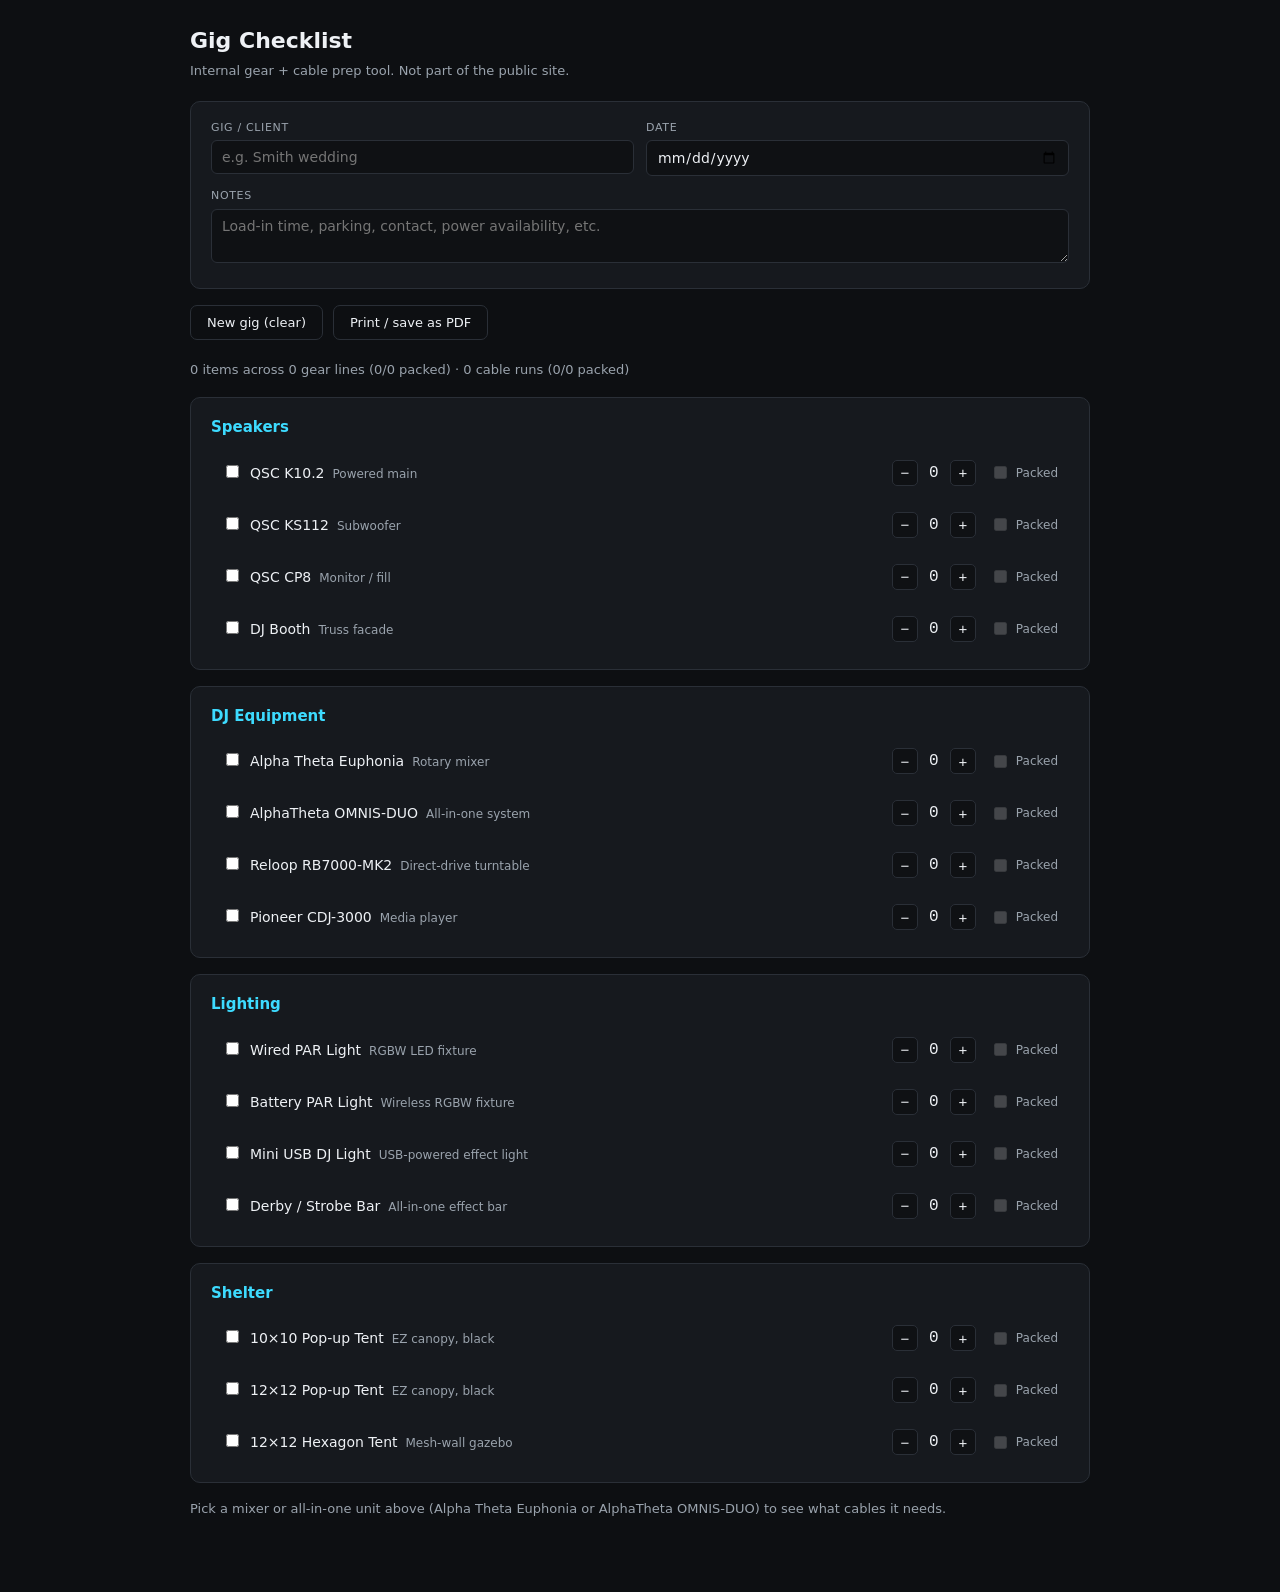
<file: gig-checklist/index.html>
<!DOCTYPE html>
<html lang="en">
<head>
<meta charset="UTF-8" />
<meta name="viewport" content="width=device-width, initial-scale=1.0, viewport-fit=cover" />
<meta name="robots" content="noindex, nofollow" />
<title>Gig Checklist</title>

<!-- PWA: installable, works offline, launches full-screen from the home
     screen icon. See README.md "Installing on your phone". -->
<link rel="manifest" href="manifest.json" />
<meta name="theme-color" content="#0d0f12" />

<!-- iOS specifically ignores manifest.json for "Add to Home Screen" and
     wants these instead. -->
<meta name="apple-mobile-web-app-capable" content="yes" />
<meta name="apple-mobile-web-app-status-bar-style" content="black-translucent" />
<meta name="apple-mobile-web-app-title" content="Gig Checklist" />
<link rel="apple-touch-icon" href="icons/icon-180.png" />

<link rel="icon" href="icons/icon-192.png" />
<link rel="stylesheet" href="styles.css" />
</head>
<body>
<div class="wrap">
  <h1>Gig Checklist</h1>
  <p class="subtitle">Internal gear + cable prep tool. Not part of the public site.</p>

  <div class="panel gig-info">
    <div>
      <label for="gig-name">Gig / client</label>
      <input type="text" id="gig-name" placeholder="e.g. Smith wedding" />
    </div>
    <div>
      <label for="gig-date">Date</label>
      <input type="date" id="gig-date" />
    </div>
    <div class="full">
      <label for="gig-notes">Notes</label>
      <textarea id="gig-notes" placeholder="Load-in time, parking, contact, power availability, etc."></textarea>
    </div>
  </div>

  <div class="toolbar">
    <button type="button" id="new-gig-btn">New gig (clear)</button>
    <button type="button" id="print-btn">Print / save as PDF</button>
  </div>

  <div id="summary"></div>

  <div id="gear-sections"></div>

  <div id="cable-sections"></div>

  <div class="panel" id="notes-section" style="display:none"></div>
</div>

<script src="gear-data.js"></script>
<script src="app.js"></script>
<script>
  // Registering here (not app.js) keeps app.js dependency-free of the PWA
  // concern — it'll run fine as a plain page too, service worker or not.
  if ('serviceWorker' in navigator) {
    window.addEventListener('load', () => {
      navigator.serviceWorker.register('sw.js').catch((err) => {
        console.warn('Service worker registration failed:', err);
      });
    });
  }
</script>
</body>
</html>
</file>
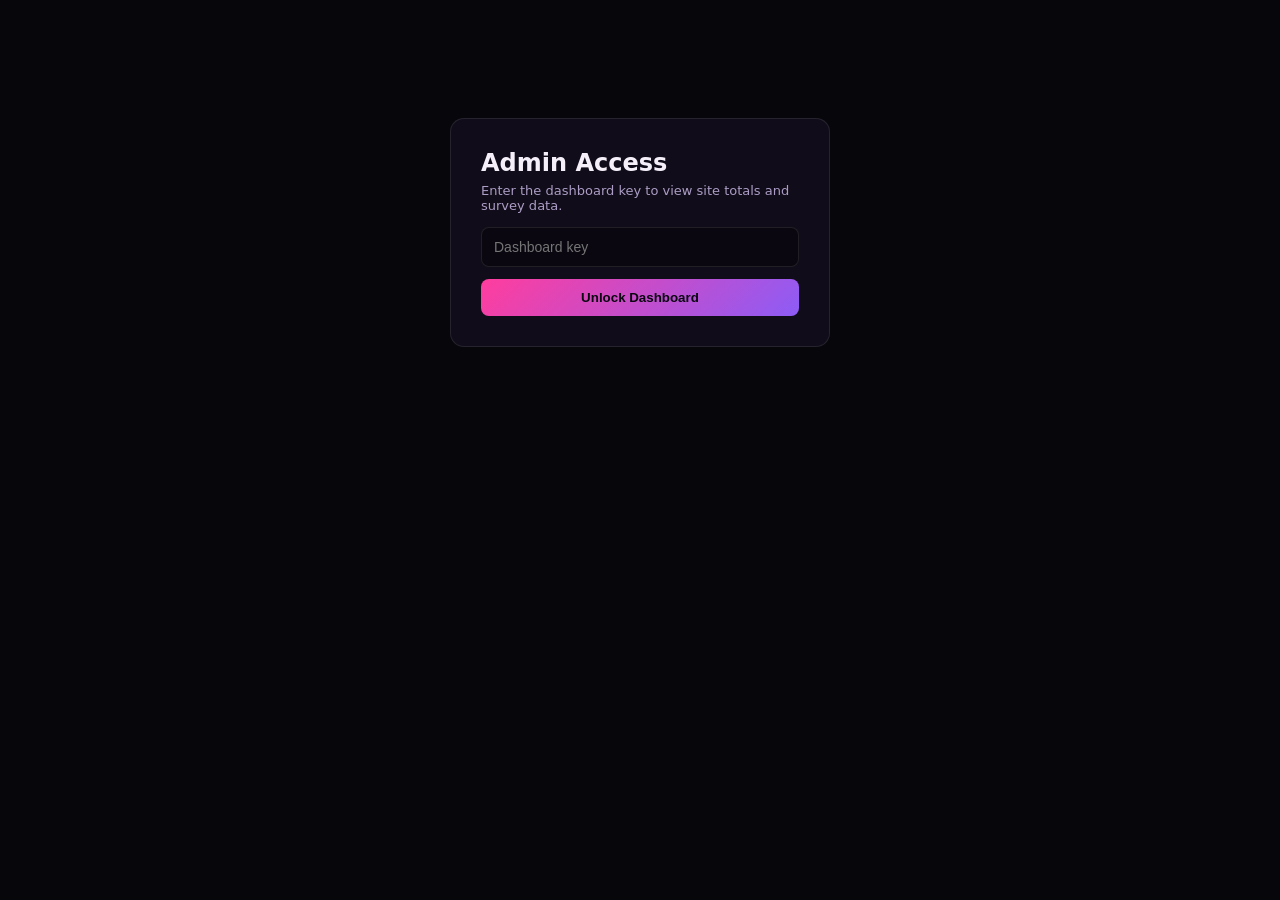
<file: dashboard.html>
<!doctype html>
<html lang="en">
<head>
<meta charset="utf-8" />
<meta name="viewport" content="width=device-width,initial-scale=1" />
<meta name="robots" content="noindex, nofollow" />
<title>Dashboard — Guthrie Entertainment</title>
<style>
  :root {
    --bg: #07060b;
    --panel: rgba(19, 14, 28, 0.86);
    --line: rgba(255, 255, 255, 0.09);
    --magenta: #ff3d9e;
    --violet: #8d5cf6;
    --cyan: #3ddbff;
    --amber: #ffb020;
    --mint: #3dffb0;
    --ink: #f4eff9;
    --ink-dim: #ab9dc5;
  }
  * { box-sizing: border-box; }
  body {
    background: var(--bg);
    color: var(--ink-dim);
    font-family: 'IBM Plex Sans', system-ui, sans-serif;
    margin: 0;
    padding: 28px 20px 60px;
  }
  .wrap { max-width: 1180px; margin: 0 auto; }
  h1, h2, h3 { font-family: 'Chakra Petch', system-ui, sans-serif; color: var(--ink); margin: 0; }
  a { color: var(--cyan); }

  /* ── Login gate ── */
  .gate { max-width: 380px; margin: 90px auto; background: var(--panel); border: 1px solid var(--line);
          padding: 30px; border-radius: 14px; }
  .gate h2 { margin-bottom: 6px; }
  .gate p { font-size: 13px; margin: 0 0 14px; }
  .gate input { width: 100%; padding: 11px 12px; background: rgba(7,6,11,0.6); border: 1px solid var(--line);
                border-radius: 8px; color: var(--ink); font-size: 14px; }
  .gate button { width: 100%; margin-top: 12px; padding: 11px; border: none; border-radius: 8px; cursor: pointer;
                 font-weight: 700; font-family: 'Chakra Petch', sans-serif;
                 background: linear-gradient(135deg, var(--magenta), var(--violet)); color: #0a0710; }
  .gate .err { color: var(--magenta); font-size: 13px; margin-top: 10px; display: none; }

  /* ── Layout ── */
  #dashboard { display: none; }
  .header { display: flex; align-items: center; justify-content: space-between; flex-wrap: wrap; gap: 12px; margin-bottom: 26px; }
  .muted { color: var(--ink-dim); font-size: 13px; }
  .btn-sm { padding: 8px 14px; border-radius: 7px; border: 1px solid var(--line); background: transparent;
            color: var(--ink-dim); cursor: pointer; font-size: 13px; font-family: 'Chakra Petch', sans-serif; font-weight: 700; }
  .btn-sm:hover { border-color: var(--cyan); color: var(--ink); }

  .panel { background: var(--panel); border: 1px solid var(--line); border-radius: 14px; padding: 24px; margin-bottom: 22px; }
  .panel h2 { font-size: 17px; margin-bottom: 4px; }
  .panel .sub { font-size: 12.5px; margin-bottom: 16px; }

  /* ── Totals ── */
  .stat-grid { display: grid; grid-template-columns: repeat(auto-fit, minmax(160px, 1fr)); gap: 14px; margin-bottom: 22px; }
  .stat { background: var(--panel); border: 1px solid var(--line); border-radius: 12px; padding: 18px 20px; }
  .stat .label { font-family: 'IBM Plex Mono', monospace; font-size: 10.5px; letter-spacing: 1.2px; text-transform: uppercase;
                 color: var(--cyan); margin-bottom: 8px; }
  .stat .value { font-size: 30px; font-weight: 700; color: var(--ink); font-family: 'Chakra Petch', sans-serif; }
  .stat .note { font-size: 11.5px; margin-top: 4px; }

  /* ── AI summary ── */
  .summary-text { font-size: 14.5px; line-height: 1.6; color: var(--ink); }
  .summary-meta { font-size: 11px; margin-top: 10px; font-family: 'IBM Plex Mono', monospace; }

  /* ── Neuron map ── */
  #graph-wrap { position: relative; }
  #graph { width: 100%; height: 480px; display: block; background: radial-gradient(circle at 50% 40%, rgba(141,92,246,0.07), transparent 60%); border-radius: 10px; }
  .graph-empty { text-align: center; padding: 60px 20px; font-size: 13px; }
  .legend { display: flex; gap: 16px; flex-wrap: wrap; margin-top: 14px; font-size: 12px; }
  .legend span { display: inline-flex; align-items: center; gap: 6px; }
  .legend i { width: 9px; height: 9px; border-radius: 50%; display: inline-block; }
  .node-label { font-family: 'IBM Plex Mono', monospace; font-size: 9.5px; fill: var(--ink-dim); pointer-events: none; }
  .node-circle { stroke: rgba(7,6,11,0.8); stroke-width: 1.5px; cursor: default; }
  .edge-line { stroke: var(--cyan); }

  /* ── Tool / sentiment / topic chips ── */
  .chip-row { display: flex; flex-wrap: wrap; gap: 8px; }
  .chip { padding: 6px 12px; border-radius: 20px; border: 1px solid var(--line); font-size: 12.5px; background: rgba(255,255,255,0.03); }
  .chip b { color: var(--ink); }
  .chip.sentiment-positive { border-color: rgba(61,255,176,0.45); }
  .chip.sentiment-negative { border-color: rgba(255,61,158,0.45); }
  .chip.sentiment-neutral { border-color: rgba(171,157,197,0.4); }

  .tool-cat { margin-bottom: 14px; }
  .tool-cat:last-child { margin-bottom: 0; }
  .tool-cat h3 { font-size: 12px; font-family: 'IBM Plex Mono', monospace; letter-spacing: 1.2px; text-transform: uppercase;
                 color: var(--cyan); margin-bottom: 8px; font-weight: 600; }
  .tool-row { display: flex; align-items: center; gap: 10px; font-size: 13px; margin-bottom: 6px; }
  .tool-row .name { width: 170px; flex-shrink: 0; color: var(--ink); }
  .tool-bar-track { flex: 1; height: 7px; background: rgba(255,255,255,0.06); border-radius: 4px; overflow: hidden; }
  .tool-bar-fill { height: 100%; background: linear-gradient(90deg, var(--violet), var(--cyan)); border-radius: 4px; }
  .tool-row .n { width: 26px; text-align: right; font-family: 'IBM Plex Mono', monospace; font-size: 11.5px; }

  /* ── Recent text ── */
  .recent-item { padding: 12px 0; border-bottom: 1px solid var(--line); font-size: 13px; }
  .recent-item:last-child { border-bottom: none; }
  .recent-item .date { font-family: 'IBM Plex Mono', monospace; font-size: 10.5px; color: var(--ink-dim); margin-bottom: 4px; }
  .recent-item p { margin: 4px 0; color: var(--ink); }
  .empty { text-align: center; padding: 30px; font-size: 13px; }

  .toast { position: fixed; bottom: 22px; right: 22px; background: rgba(19,14,28,0.97); border: 1px solid var(--magenta);
           color: var(--ink); padding: 12px 18px; border-radius: 8px; font-size: 13px; opacity: 0; transform: translateY(10px);
           transition: all .2s; }
  .toast.show { opacity: 1; transform: none; }

  @media (max-width: 640px) {
    .tool-row .name { width: 110px; font-size: 12px; }
  }
</style>
</head>
<body>
<div class="wrap">

  <div class="gate" id="gate">
    <h2>Admin Access</h2>
    <p class="muted">Enter the dashboard key to view site totals and survey data.</p>
    <input type="password" id="keyInput" placeholder="Dashboard key" autocomplete="current-password" />
    <button id="loginBtn">Unlock Dashboard</button>
    <div class="err" id="loginErr">Invalid key. Please try again.</div>
  </div>

  <div id="dashboard">
    <div class="header">
      <div>
        <h1>Guthrie Entertainment — Dashboard</h1>
        <div class="muted" id="lastUpdated"></div>
      </div>
      <div style="display:flex;gap:8px">
        <button class="btn-sm" id="refreshBtn">↻ Refresh</button>
        <button class="btn-sm" id="logoutBtn">Log out</button>
      </div>
    </div>

    <div class="stat-grid" id="statGrid"></div>

    <div class="panel" id="summaryPanel" style="display:none">
      <h2>What people are saying</h2>
      <p class="sub">AI-generated from recent open-text survey answers.</p>
      <div class="summary-text" id="summaryText"></div>
      <div class="summary-meta muted" id="summaryMeta"></div>
    </div>

    <div class="panel">
      <h2>Survey neuron map</h2>
      <p class="sub">Each node is a tool people said they use; a line means two tools were picked together in the same response — brighter and thicker means more often. Node size is total times that tool was picked.</p>
      <div id="graph-wrap">
        <svg id="graph"></svg>
        <div class="graph-empty muted" id="graphEmpty" style="display:none">Not enough overlapping answers yet to draw a map.</div>
      </div>
      <div class="legend" id="legend"></div>
    </div>

    <div class="panel">
      <h2>Tool popularity</h2>
      <p class="sub">How many survey respondents checked each tool, by category.</p>
      <div id="toolBreakdown"></div>
    </div>

    <div class="panel">
      <h2>Sentiment &amp; topics</h2>
      <p class="sub">From open-text answers, tagged automatically.</p>
      <div class="chip-row" id="sentimentChips" style="margin-bottom:12px"></div>
      <div class="chip-row" id="topicChips"></div>
    </div>

    <div class="panel">
      <h2>Recent open-text answers</h2>
      <div id="recentList"></div>
    </div>
  </div>

  <div class="toast" id="toast"></div>
</div>

<script>
const API = '/api/dashboard-data';
let dashboardKey = sessionStorage.getItem('ge_dashboardKey') || '';

// Kept in sync by hand with the tool lists in fablegear.html
// (LIB_TOOLS / META_TOOLS / BACKUP_TOOLS / ACQ_TOOLS / HW_TOOLS) — if a
// tool is added/renamed there, mirror it here or it'll show as its raw id.
const TOOL_LABELS = {
  'lib-rekordbox': 'Rekordbox', 'lib-serato': 'Serato DJ', 'lib-traktor': 'Traktor Pro',
  'lib-virtualdj': 'VirtualDJ', 'lib-djay': 'djay', 'lib-enginedj': 'Engine DJ',
  'lib-mixxx': 'Mixxx', 'lib-denondj': 'Denon DJ software', 'lib-applemusic': 'Apple Music / iTunes',
  'lib-none': 'Just files in folders', 'lib-other': 'Other (library)',
  'meta-mik': 'Mixed In Key', 'meta-tunebat': 'Tunebat', 'meta-builtin': 'Built-in analysis only',
  'meta-manual': 'Manual tagging', 'meta-other': 'Other (metadata)',
  'backup-dedicated': 'Dedicated backup tool', 'backup-manual': 'Manual folder copies',
  'backup-cloud': 'Cloud sync', 'backup-none': 'No regular backup', 'backup-other': 'Other (backup)',
  'acq-beatport': 'Beatport', 'acq-beatsource': 'Beatsource', 'acq-bandcamp': 'Bandcamp',
  'acq-traxsource': 'Traxsource', 'acq-collection': 'Ripped / personal collection', 'acq-other': 'Other (acquisition)',
  'hw-cdj3000': 'CDJ-3000', 'hw-cdj2000nxs2': 'CDJ-2000NXS2', 'hw-xdj': 'XDJ series',
  'hw-denon': 'Denon SC / Prime', 'hw-controller': 'Controller', 'hw-other-check': 'Other (hardware)',
};
const CATEGORY_ORDER = ['library', 'metadata', 'backup', 'acquisition', 'hardware'];
const CATEGORY_LABELS = { library: 'Library / performance', metadata: 'Metadata / analysis', backup: 'Backup', acquisition: 'Acquisition', hardware: 'Hardware' };
const CATEGORY_COLORS = { library: '#ff3d9e', metadata: '#3ddbff', backup: '#8d5cf6', acquisition: '#ffb020', hardware: '#3dffb0' };
function toolLabel(id) { return TOOL_LABELS[id] || id; }
function categoryOf(toolId) {
  const prefix = toolId.split('-')[0];
  const map = { lib: 'library', meta: 'metadata', backup: 'backup', acq: 'acquisition', hw: 'hardware' };
  return map[prefix] || 'other';
}

document.getElementById('loginBtn').addEventListener('click', login);
document.getElementById('keyInput').addEventListener('keydown', e => { if (e.key === 'Enter') login(); });
document.getElementById('logoutBtn').addEventListener('click', logout);
document.getElementById('refreshBtn').addEventListener('click', load);

async function login() {
  const key = document.getElementById('keyInput').value.trim();
  if (!key) return;
  dashboardKey = key;
  const ok = await load();
  if (ok) {
    sessionStorage.setItem('ge_dashboardKey', key);
    document.getElementById('gate').style.display = 'none';
    document.getElementById('dashboard').style.display = 'block';
  } else {
    document.getElementById('loginErr').style.display = 'block';
    dashboardKey = '';
  }
}
function logout() {
  sessionStorage.removeItem('ge_dashboardKey');
  location.reload();
}

async function load() {
  try {
    const res = await fetch(API, { headers: { 'X-Dashboard-Key': dashboardKey } });
    if (res.status === 401) return false;
    if (!res.ok) throw new Error('fetch failed: ' + res.status);
    const data = await res.json();
    if (!data.ok) throw new Error(data.error || 'unknown error');

    renderStats(data.totals);
    renderSummary(data.summary);
    renderGraph(data.tool_counts, data.tool_co_occurrence);
    renderToolBreakdown(data.tool_counts);
    renderSentiment(data.sentiment_counts);
    renderTopics(data.topic_counts);
    renderRecent(data.recent_text);
    document.getElementById('lastUpdated').textContent = 'Updated ' + new Date().toLocaleString();
    return true;
  } catch (err) {
    console.error(err);
    showToast('Failed to load dashboard data', true);
    return false;
  }
}

function fmt(n) { return (n === null || n === undefined) ? '—' : n.toLocaleString(); }

function renderStats(t) {
  const starts = t.survey_starts, completes = t.survey_completes;
  const rate = (starts && completes !== null) ? Math.round((completes / Math.max(starts, completes)) * 100) : null;
  const cards = [
    { label: 'Site visits', value: fmt(t.visits) },
    { label: 'Consult requests', value: fmt(t.consult_requests) },
    { label: 'Survey starts', value: fmt(t.survey_starts) },
    { label: 'Survey completes', value: fmt(t.survey_completes), note: rate !== null ? rate + '% of starts finish' : null },
    { label: 'App downloads', value: fmt(t.app_downloads), note: 'FableGear.zip, via GitHub' },
  ];
  document.getElementById('statGrid').innerHTML = cards.map(c => `
    <div class="stat">
      <div class="label">${c.label}</div>
      <div class="value">${c.value}</div>
      ${c.note ? `<div class="note muted">${c.note}</div>` : ''}
    </div>
  `).join('');
}

function renderSummary(summary) {
  const panel = document.getElementById('summaryPanel');
  if (!summary || !summary.text) { panel.style.display = 'none'; return; }
  panel.style.display = 'block';
  document.getElementById('summaryText').textContent = summary.text;
  document.getElementById('summaryMeta').textContent = 'Generated ' + new Date(summary.generated_at).toLocaleString();
}

function renderToolBreakdown(toolCounts) {
  const el = document.getElementById('toolBreakdown');
  if (!toolCounts || !toolCounts.length) { el.innerHTML = '<div class="empty">No survey responses yet.</div>'; return; }
  const byCategory = {};
  toolCounts.forEach(row => {
    (byCategory[row.category] = byCategory[row.category] || []).push(row);
  });
  const maxN = Math.max(...toolCounts.map(r => r.n));
  el.innerHTML = CATEGORY_ORDER.filter(cat => byCategory[cat]).map(cat => `
    <div class="tool-cat">
      <h3>${CATEGORY_LABELS[cat]}</h3>
      ${byCategory[cat].map(row => `
        <div class="tool-row">
          <span class="name">${toolLabel(row.tool_id)}</span>
          <span class="tool-bar-track"><span class="tool-bar-fill" style="width:${Math.round((row.n / maxN) * 100)}%"></span></span>
          <span class="n">${row.n}</span>
        </div>
      `).join('')}
    </div>
  `).join('');
}

function renderSentiment(rows) {
  const el = document.getElementById('sentimentChips');
  if (!rows || !rows.length) { el.innerHTML = '<span class="muted">No sentiment data yet.</span>'; return; }
  el.innerHTML = rows.map(r => `<span class="chip sentiment-${r.sentiment}"><b>${r.n}</b> ${r.sentiment}</span>`).join('');
}
function renderTopics(rows) {
  const el = document.getElementById('topicChips');
  if (!rows || !rows.length) { el.innerHTML = '<span class="muted">No topics tagged yet.</span>'; return; }
  el.innerHTML = rows.map(r => `<span class="chip">${r.topic} <b>${r.n}</b></span>`).join('');
}

function renderRecent(rows) {
  const el = document.getElementById('recentList');
  if (!rows || !rows.length) { el.innerHTML = '<div class="empty">Nothing yet.</div>'; return; }
  const fields = ['pain_point', 'blind_spot', 'suggestions', 'hw_open', 'fg_open_different', 'fg_open_missing'];
  el.innerHTML = rows.slice(0, 20).map(r => {
    const text = fields.map(f => r[f]).filter(Boolean).join(' — ');
    if (!text) return '';
    return `
      <div class="recent-item">
        <div class="date">${new Date(r.submitted_at).toLocaleString()}${r.sentiment ? ' · ' + r.sentiment : ''}</div>
        <p>${esc(text)}</p>
      </div>
    `;
  }).join('');
}

// ── Neuron map ───────────────────────────────────────────────────────────
// A small hand-rolled force layout (Fruchterman-Reingold-ish) so this stays
// a zero-dependency page like the rest of the site — no charting library.
// Node count here is small (a few dozen tools at most), so a synchronous
// layout on load is plenty fast; no need for an animated simulation loop.
function renderGraph(toolCounts, coOccurrence) {
  const svg = document.getElementById('graph');
  const empty = document.getElementById('graphEmpty');
  const legendEl = document.getElementById('legend');

  if (!toolCounts || !toolCounts.length) {
    svg.style.display = 'none';
    empty.style.display = 'block';
    legendEl.innerHTML = '';
    return;
  }

  const width = svg.clientWidth || 1000;
  const height = 480;
  svg.setAttribute('viewBox', `0 0 ${width} ${height}`);
  svg.style.display = 'block';
  empty.style.display = 'none';

  // Only graph tools that actually co-occur with something, plus the
  // handful of top standalone tools, so the map doesn't get cluttered with
  // isolated dots nobody can read anything from.
  const coTools = new Set();
  (coOccurrence || []).forEach(e => { coTools.add(e.tool_a); coTools.add(e.tool_b); });
  const sorted = [...toolCounts].sort((a, b) => b.n - a.n);
  const topStandalone = sorted.filter(r => !coTools.has(r.tool_id)).slice(0, 8).map(r => r.tool_id);
  const includeIds = new Set([...coTools, ...topStandalone]);

  const nodes = sorted.filter(r => includeIds.has(r.tool_id)).map(r => ({
    id: r.tool_id, label: toolLabel(r.tool_id), category: categoryOf(r.tool_id), weight: r.n,
  }));
  const edges = (coOccurrence || []).filter(e => includeIds.has(e.tool_a) && includeIds.has(e.tool_b))
    .map(e => ({ source: e.tool_a, target: e.tool_b, weight: e.n }));

  if (!nodes.length) {
    svg.style.display = 'none';
    empty.style.display = 'block';
    legendEl.innerHTML = '';
    return;
  }

  layoutForceDirected(nodes, edges, width, height);

  const maxW = Math.max(...nodes.map(n => n.weight));
  const maxEdgeW = edges.length ? Math.max(...edges.map(e => e.weight)) : 1;
  const radius = w => 7 + Math.sqrt(w / maxW) * 20;

  const byId = new Map(nodes.map(n => [n.id, n]));
  const edgeSvg = edges.map(e => {
    const a = byId.get(e.source), b = byId.get(e.target);
    if (!a || !b) return '';
    const opacity = 0.15 + 0.55 * (e.weight / maxEdgeW);
    const strokeW = 1 + 2.5 * (e.weight / maxEdgeW);
    return `<line class="edge-line" x1="${a.x}" y1="${a.y}" x2="${b.x}" y2="${b.y}" stroke-width="${strokeW.toFixed(2)}" opacity="${opacity.toFixed(2)}" />`;
  }).join('');

  const nodeSvg = nodes.map(n => `
    <g>
      <circle class="node-circle" cx="${n.x}" cy="${n.y}" r="${radius(n.weight).toFixed(1)}" fill="${CATEGORY_COLORS[n.category] || '#888'}" />
      <text class="node-label" x="${n.x}" y="${n.y + radius(n.weight) + 12}" text-anchor="middle">${esc(n.label)}</text>
    </g>
  `).join('');

  svg.innerHTML = edgeSvg + nodeSvg;

  legendEl.innerHTML = CATEGORY_ORDER.map(cat => `
    <span><i style="background:${CATEGORY_COLORS[cat]}"></i>${CATEGORY_LABELS[cat]}</span>
  `).join('');
}

function layoutForceDirected(nodes, edges, width, height) {
  const n = nodes.length;
  nodes.forEach((node, i) => {
    const angle = (2 * Math.PI * i) / n;
    const r = Math.min(width, height) * 0.32;
    node.x = width / 2 + Math.cos(angle) * r;
    node.y = height / 2 + Math.sin(angle) * r;
  });
  const idx = new Map(nodes.map((node, i) => [node.id, i]));
  const k = Math.sqrt((width * height) / Math.max(n, 1));
  const iterations = 250;

  for (let iter = 0; iter < iterations; iter++) {
    const temp = 0.12 * (1 - iter / iterations);
    nodes.forEach(node => { node.fx = 0; node.fy = 0; });

    for (let i = 0; i < n; i++) {
      for (let j = i + 1; j < n; j++) {
        let dx = nodes[i].x - nodes[j].x;
        let dy = nodes[i].y - nodes[j].y;
        let dist = Math.sqrt(dx * dx + dy * dy) || 0.01;
        const force = (k * k) / dist;
        const fx = (dx / dist) * force, fy = (dy / dist) * force;
        nodes[i].fx += fx; nodes[i].fy += fy;
        nodes[j].fx -= fx; nodes[j].fy -= fy;
      }
    }

    edges.forEach(e => {
      const i = idx.get(e.source), j = idx.get(e.target);
      if (i === undefined || j === undefined) return;
      let dx = nodes[i].x - nodes[j].x;
      let dy = nodes[i].y - nodes[j].y;
      let dist = Math.sqrt(dx * dx + dy * dy) || 0.01;
      const force = (dist * dist) / k;
      const fx = (dx / dist) * force, fy = (dy / dist) * force;
      nodes[i].fx -= fx; nodes[i].fy -= fy;
      nodes[j].fx += fx; nodes[j].fy += fy;
    });

    nodes.forEach(node => {
      let dist = Math.sqrt(node.fx * node.fx + node.fy * node.fy) || 0.01;
      const capped = Math.min(dist, 80) * temp;
      node.x += (node.fx / dist) * capped;
      node.y += (node.fy / dist) * capped;
      node.x += (width / 2 - node.x) * 0.004;
      node.y += (height / 2 - node.y) * 0.004;
      node.x = Math.max(35, Math.min(width - 35, node.x));
      node.y = Math.max(35, Math.min(height - 35, node.y));
    });
  }
}

function esc(str) {
  const d = document.createElement('div');
  d.textContent = str ?? '';
  return d.innerHTML;
}
function showToast(msg, isError) {
  const t = document.getElementById('toast');
  t.textContent = msg;
  t.style.borderColor = isError ? 'var(--magenta)' : 'var(--cyan)';
  t.classList.add('show');
  setTimeout(() => t.classList.remove('show'), 3000);
}

if (dashboardKey) login();
</script>
</body>
</html>
</file>
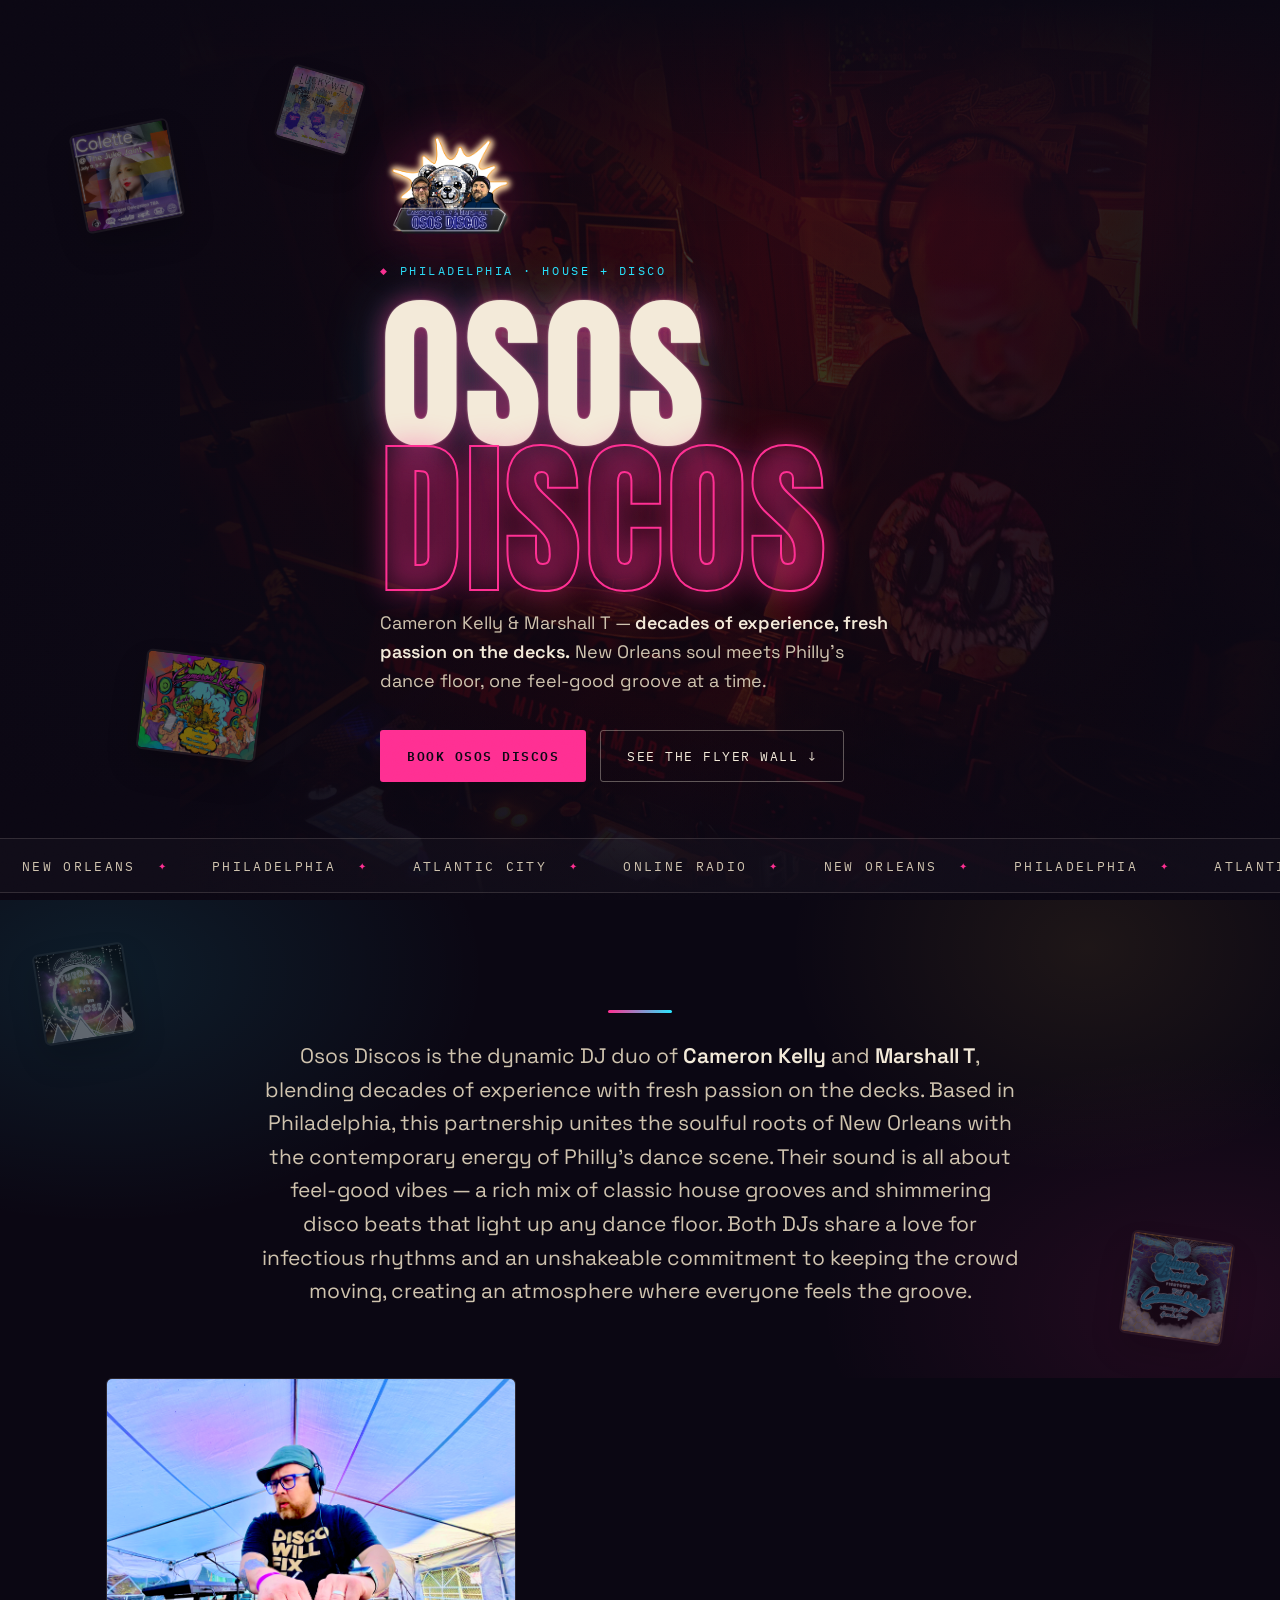
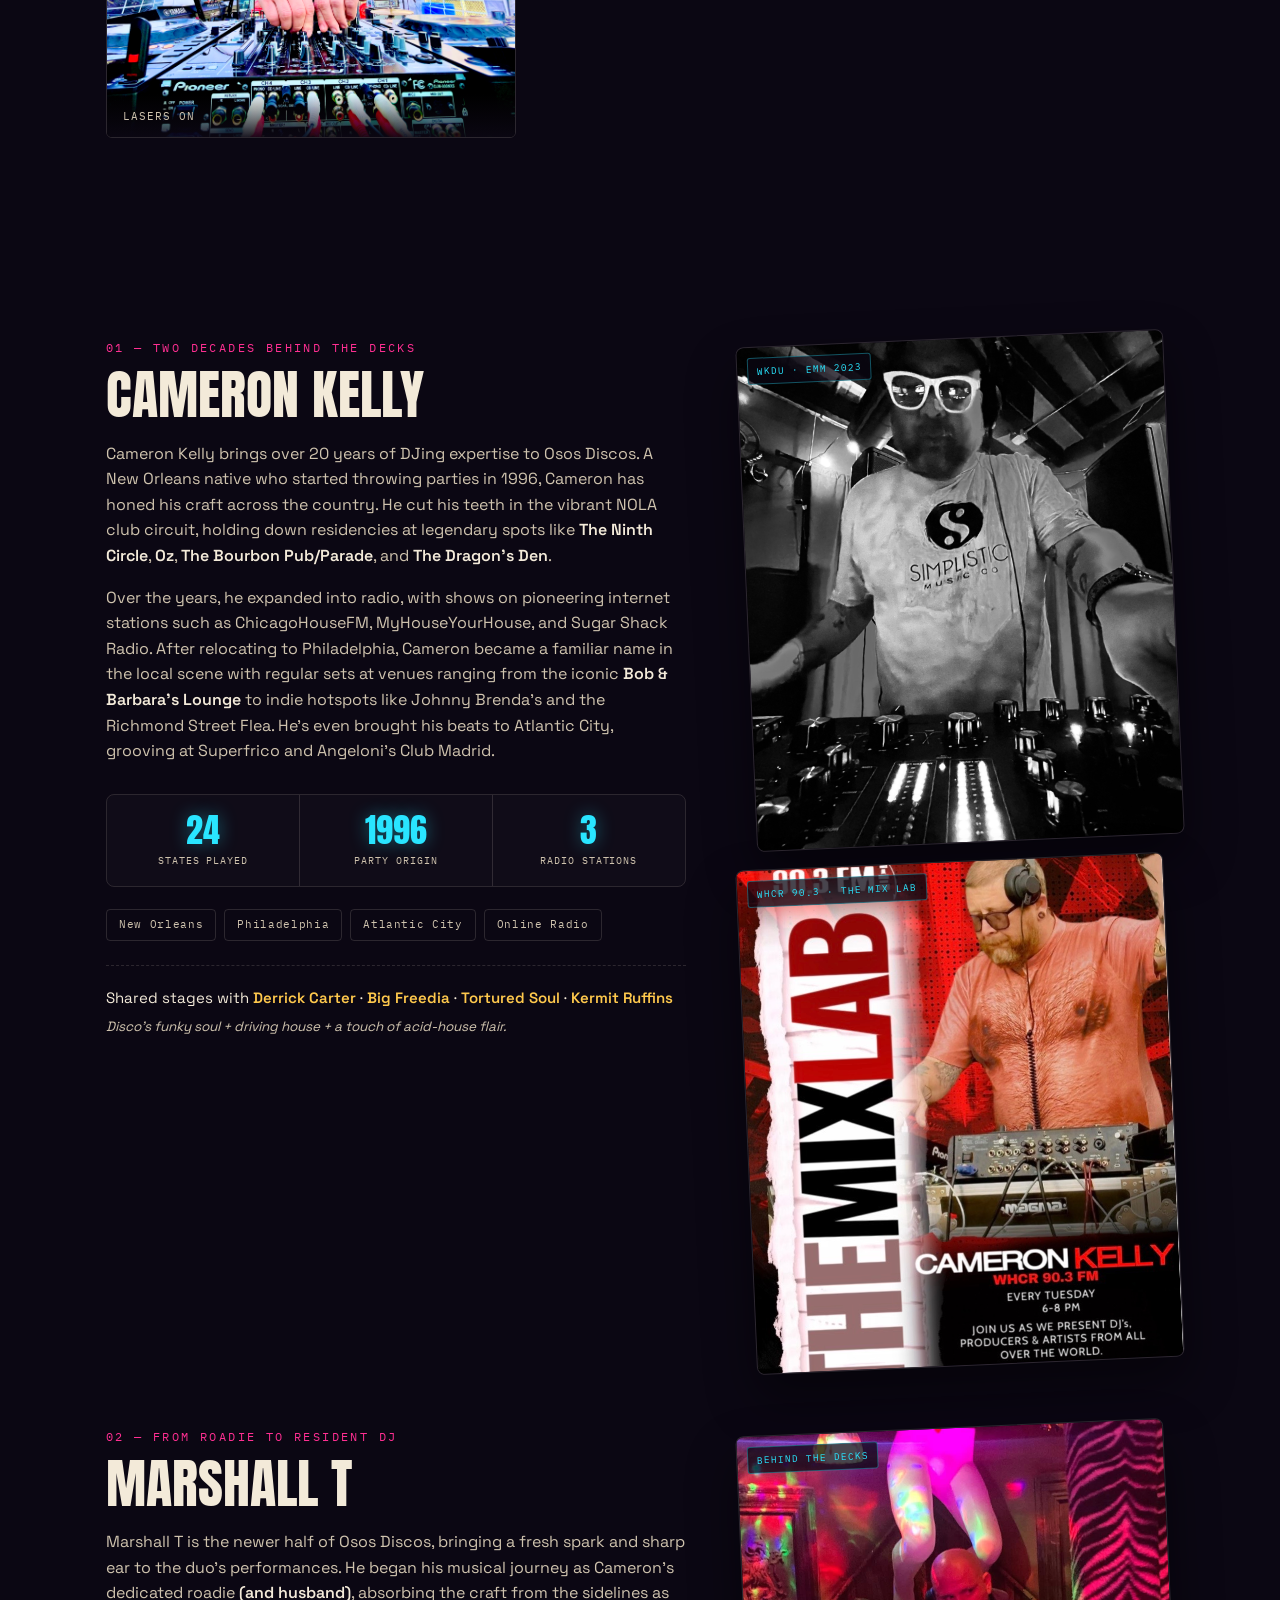
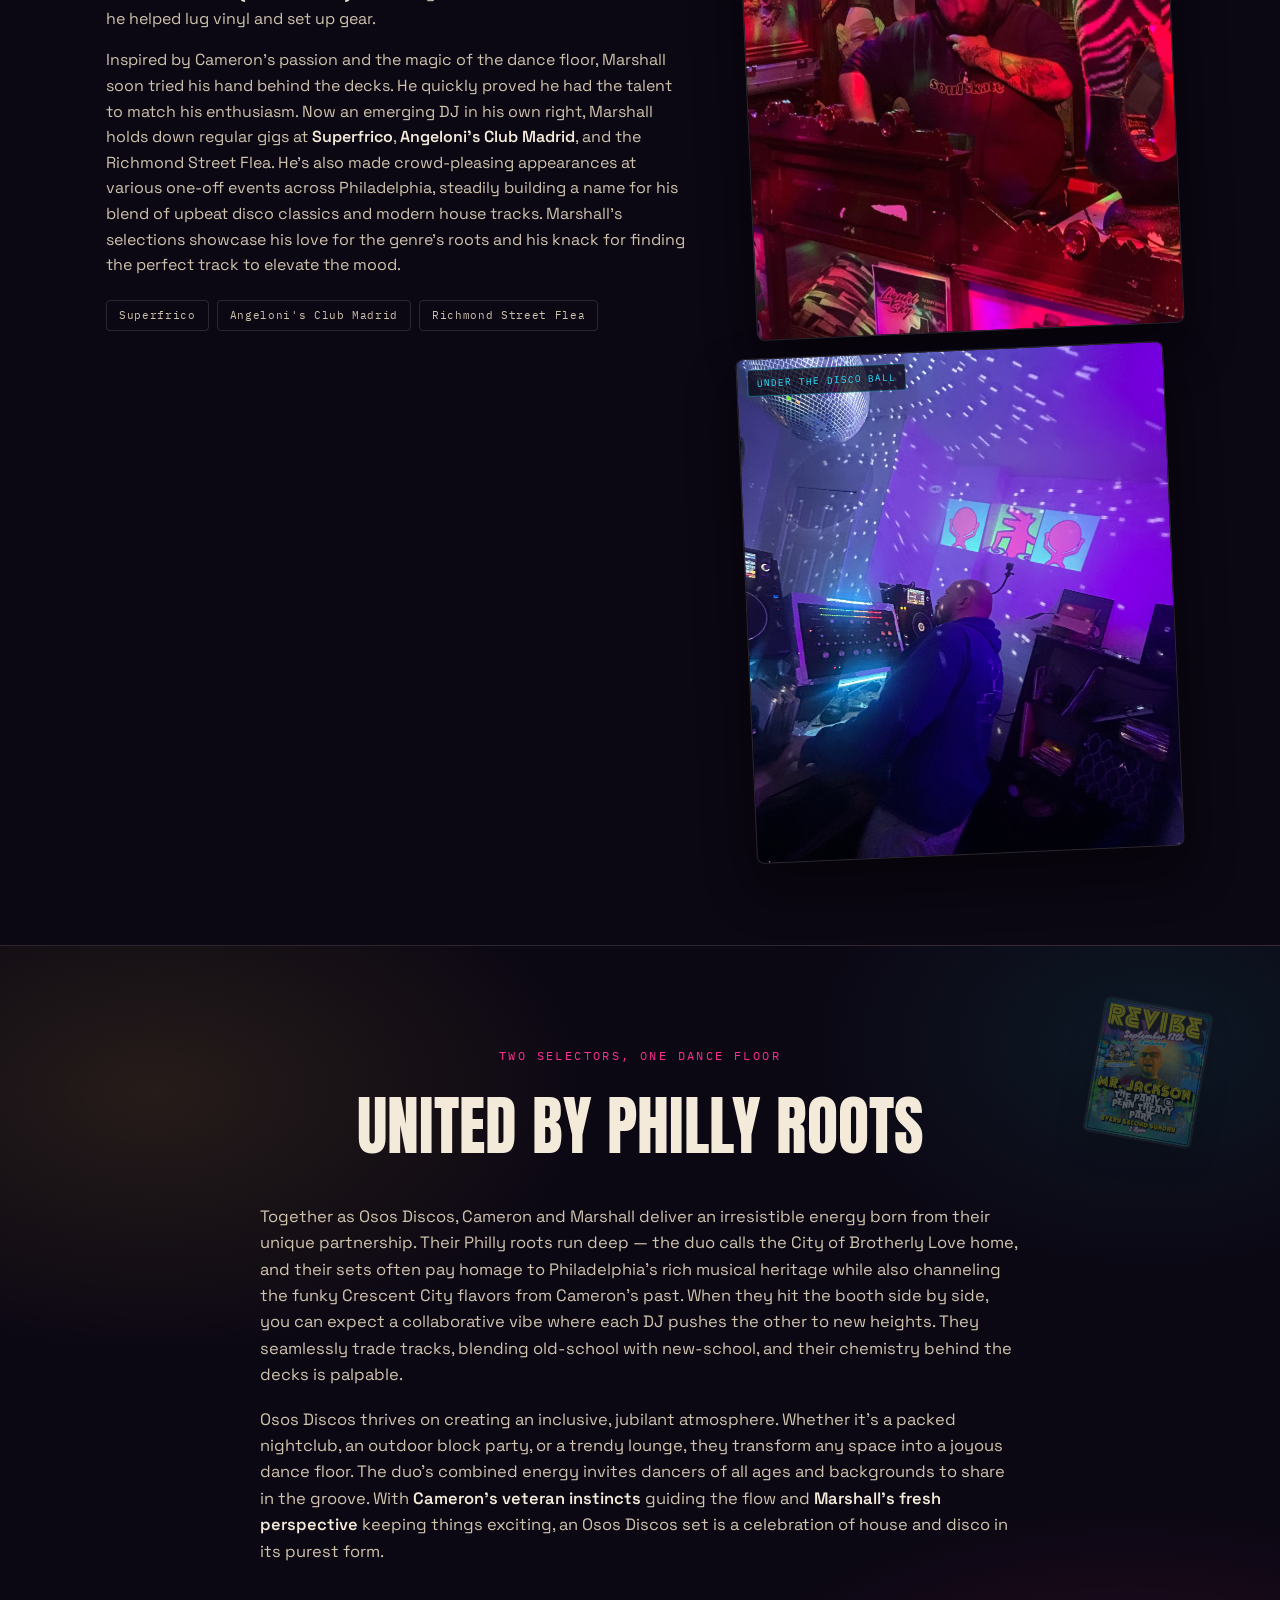
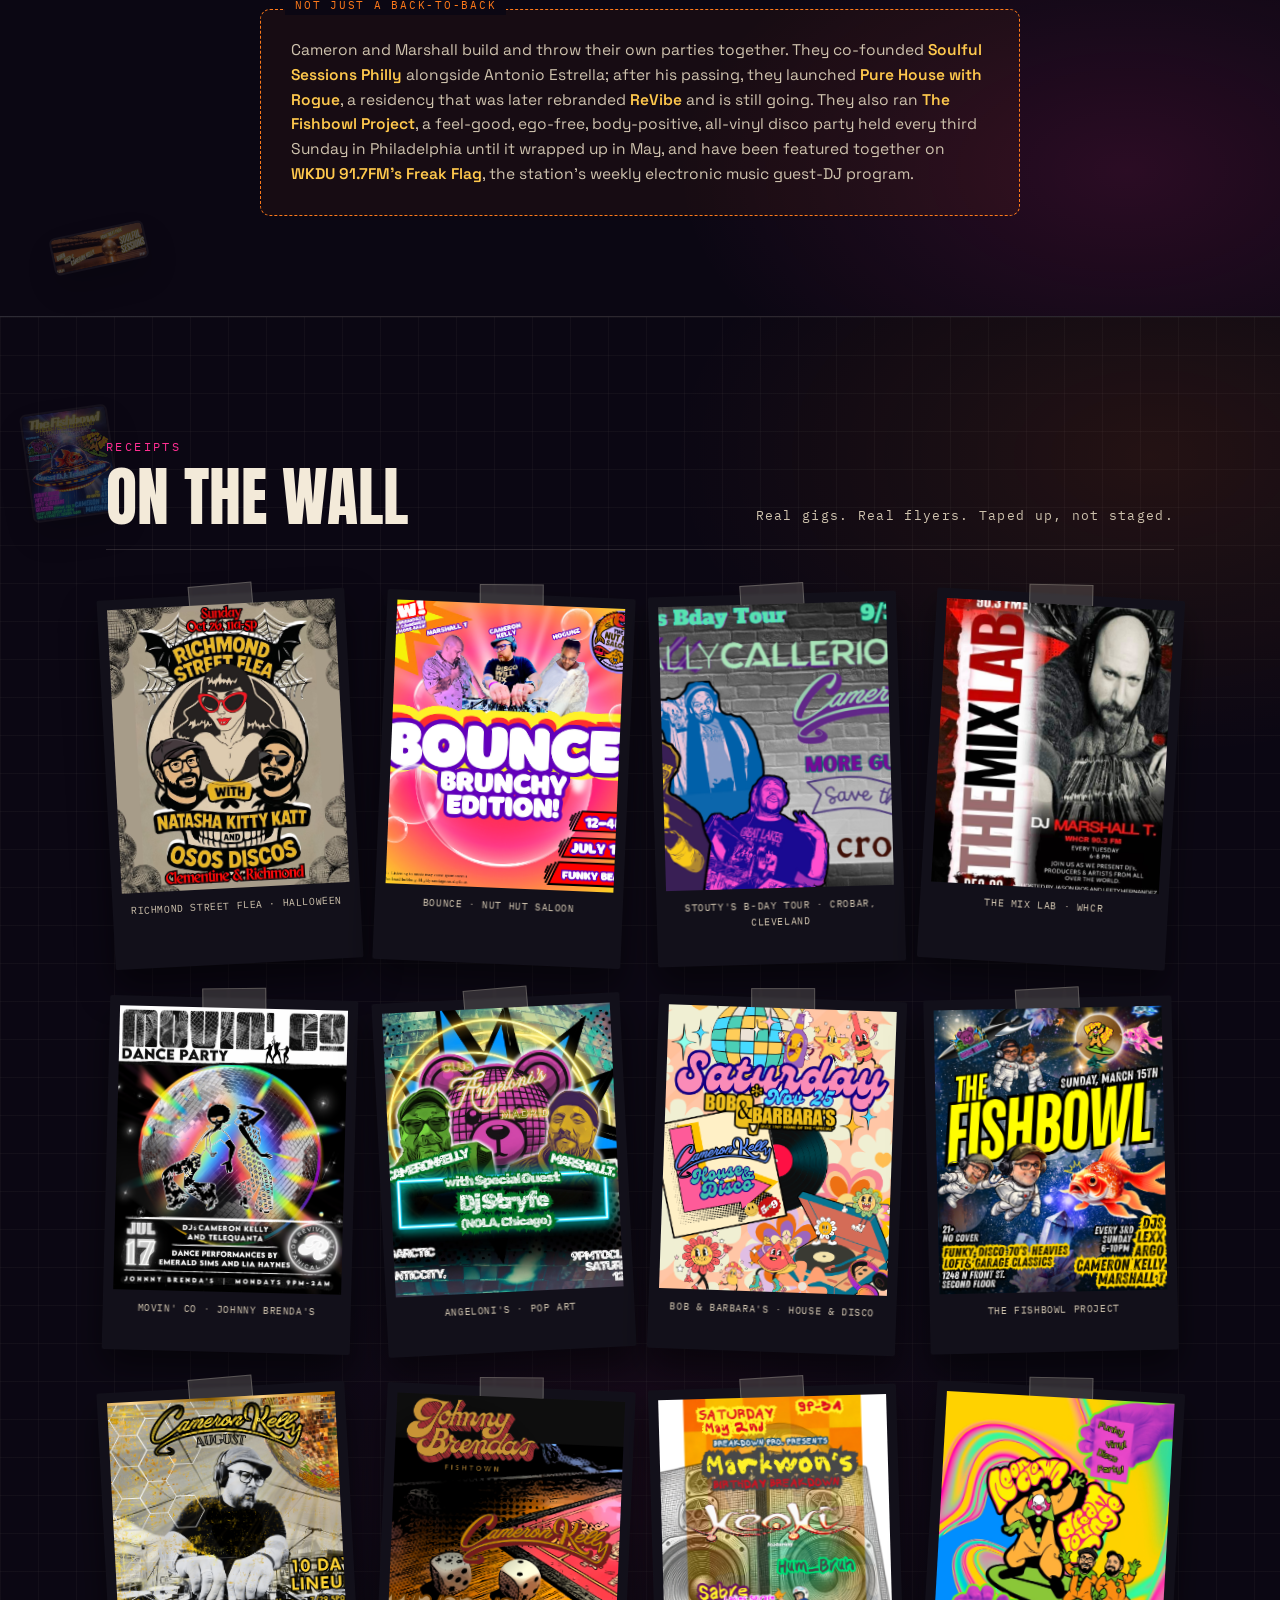
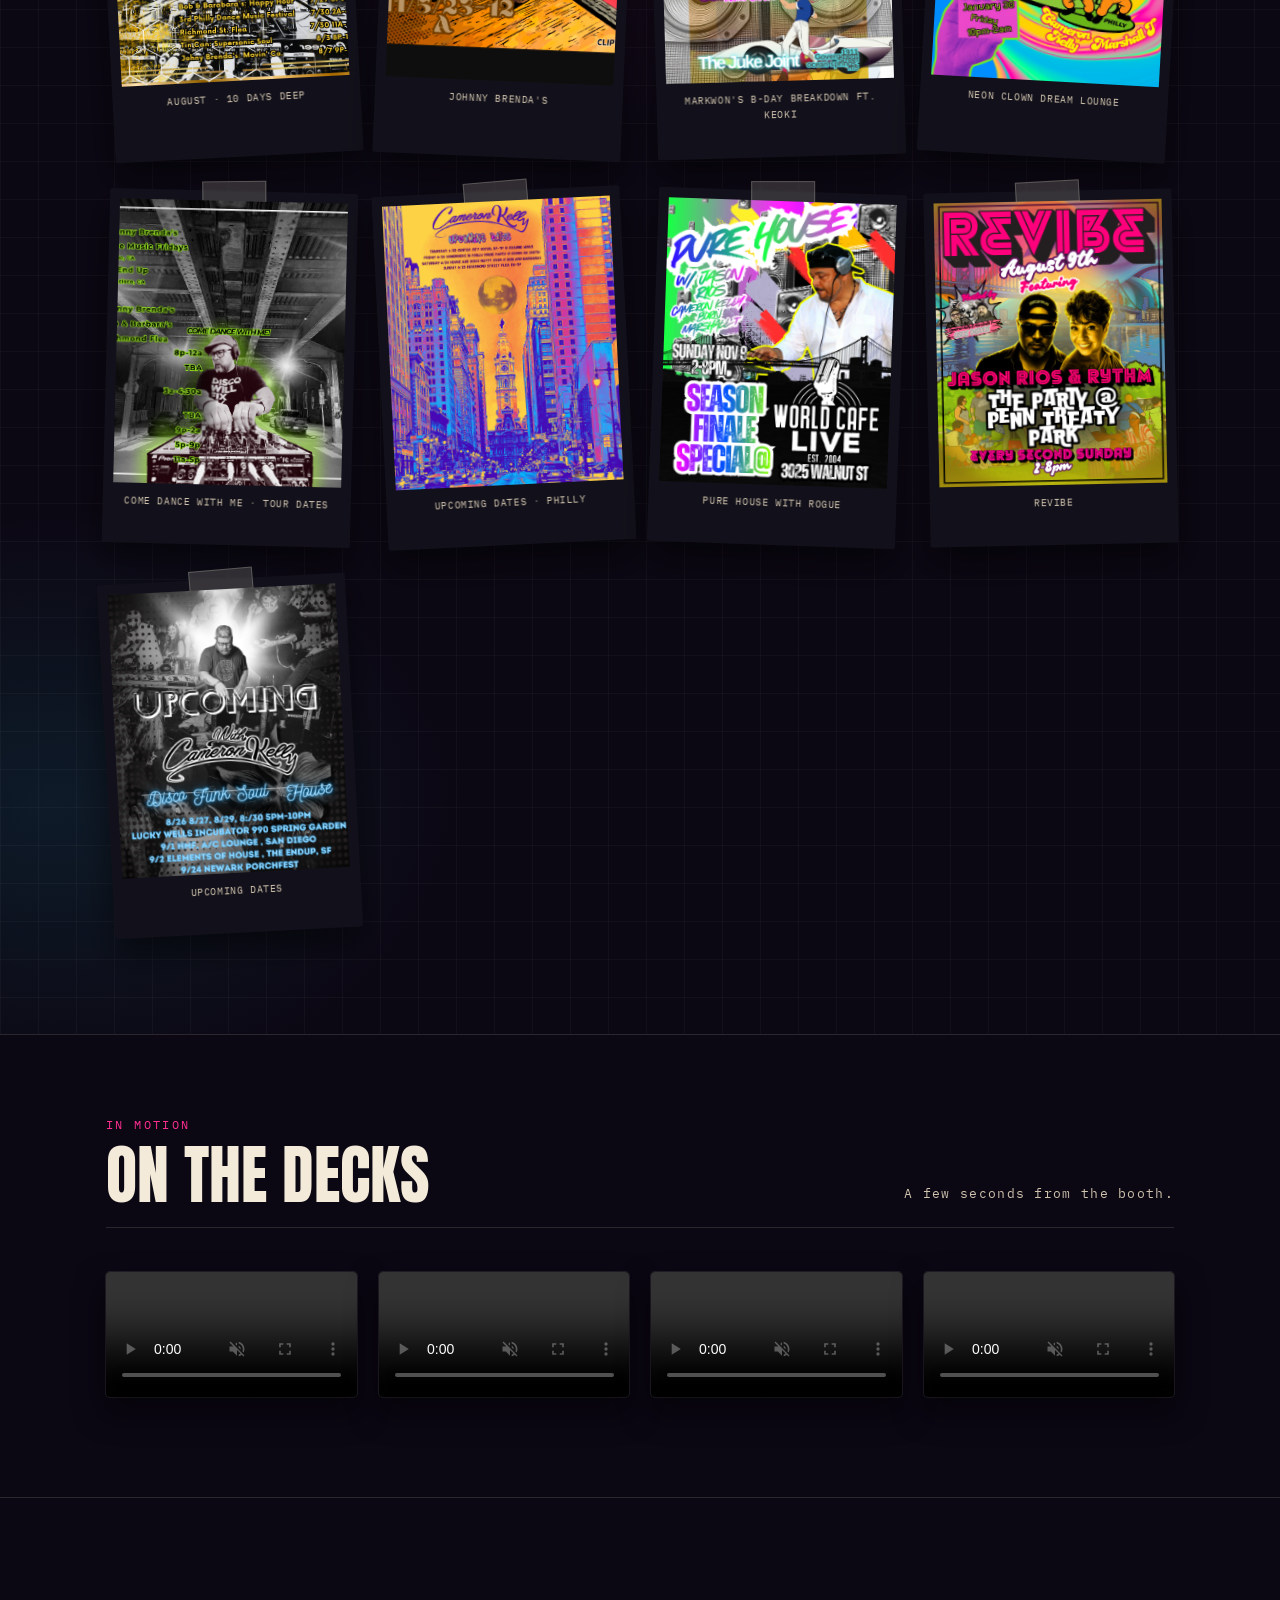
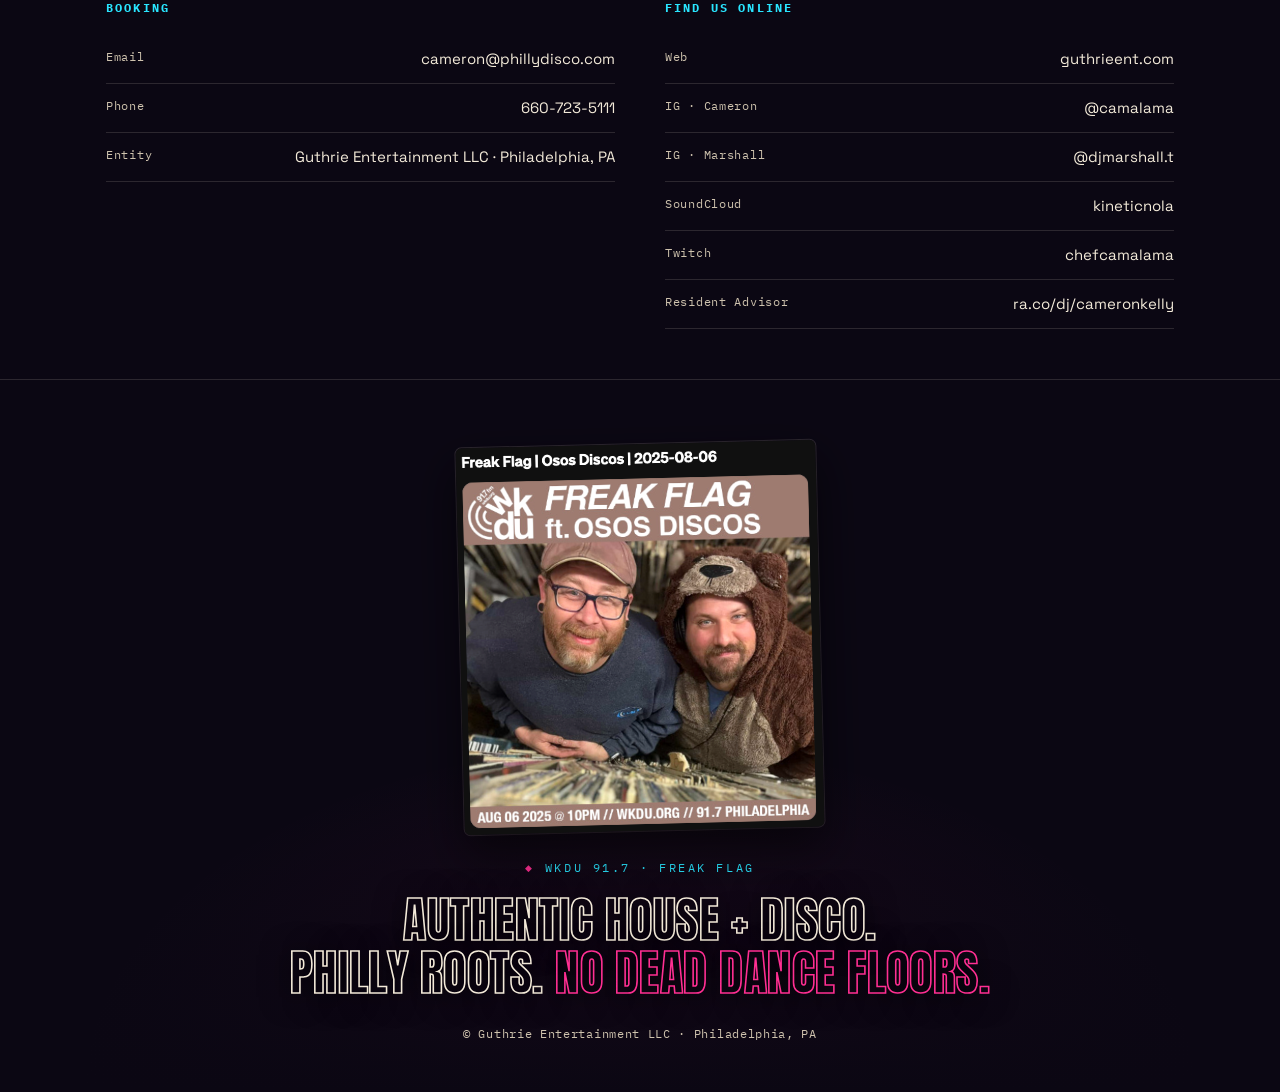
<file: epk.html>
<!DOCTYPE html>
<!-- deploy-pipeline-verify: 2026-08-30T08:10Z -- remove once GitHub->Cloudflare auto-deploy is confirmed working -->
<html lang="en">
<head>
<meta name="robots" content="noindex, nofollow">
<meta charset="UTF-8">
<meta name="viewport" content="width=device-width, initial-scale=1.0">
<title>Osos Discos — Cameron Kelly &amp; Marshall T | Philadelphia House &amp; Disco Duo</title>
<link rel="preconnect" href="https://fonts.googleapis.com">
<link rel="preconnect" href="https://fonts.gstatic.com" crossorigin>
<link href="https://fonts.googleapis.com/css2?family=Anton&family=Space+Grotesk:wght@400;500;600;700&family=IBM+Plex+Mono:wght@400;500;600&display=swap" rel="stylesheet">
<style>
  :root{
    --void:#0b0713;
    --void-2:#150c22;
    --paper:#f3ead9;
    --paper-dim:#cfc3ae;
    --hotline:#ff2f92;
    --hotline-2:#ff6fb8;
    --laser:#29e5ff;
    --sunburn:#ff7a1a;
    --brass:#ffc94d;
    --line:rgba(243,234,217,0.14);
    --disp:'Anton', sans-serif;
    --body:'Space Grotesk', sans-serif;
    --mono:'IBM Plex Mono', monospace;
  }

  *{box-sizing:border-box; margin:0; padding:0;}
  html{scroll-behavior:smooth;}

  body{
    background:var(--void);
    color:var(--paper);
    font-family:var(--body);
    line-height:1.6;
    overflow-x:hidden;
    position:relative;
  }

  /* film grain */
  body::before{
    content:"";
    position:fixed; inset:0;
    pointer-events:none;
    z-index:500;
    opacity:0.05;
    mix-blend-mode:overlay;
    background-image:url("data:image/svg+xml,%3Csvg xmlns='http://www.w3.org/2000/svg' width='140' height='140'%3E%3Cfilter id='n'%3E%3CfeTurbulence type='fractalNoise' baseFrequency='0.9' numOctaves='2' stitchTiles='stitch'/%3E%3C/filter%3E%3Crect width='100%25' height='100%25' filter='url(%23n)'/%3E%3C/svg%3E");
  }

  a{color:inherit;}
  img{display:block; max-width:100%;}

  .wrap{max-width:1180px; margin:0 auto; padding:0 clamp(20px,5vw,56px);}

  ::selection{background:var(--hotline); color:var(--void);}

  a:focus-visible, button:focus-visible{
    outline:2px solid var(--laser);
    outline-offset:4px;
  }

  @media (prefers-reduced-motion: reduce){
    *{animation-duration:0.001ms !important; animation-iteration-count:1 !important; scroll-behavior:auto !important;}
  }

  /* ============ EYEBROW / PILLS ============ */
  .eyebrow{
    font-family:var(--mono);
    font-size:11.5px;
    letter-spacing:.22em;
    text-transform:uppercase;
    color:var(--laser);
    display:flex;
    align-items:center;
    gap:10px;
  }
  .eyebrow::before{content:"◆"; color:var(--hotline); font-size:9px;}

  .pill{
    display:inline-flex;
    align-items:center;
    gap:8px;
    font-family:var(--mono);
    font-size:11px;
    letter-spacing:.14em;
    text-transform:uppercase;
    padding:7px 14px;
    border:1px solid var(--line);
    border-radius:999px;
    color:var(--paper-dim);
  }
  .pill b{color:var(--laser); font-weight:600;}

  /* ============ HERO ============ */
.hero{
  min-height:100svh;
  display:flex;
  flex-direction:column;
  justify-content:center;
  position:relative;
  isolation:isolate;
  overflow:hidden;
  padding:120px 0 0;
  background:
    linear-gradient(180deg, rgba(16,13,22,.35), var(--void) 88%),
    radial-gradient(circle at 82% 14%, rgba(255,59,157,.22), transparent 28rem),
    radial-gradient(circle at 8% 86%, rgba(126,238,255,.13), transparent 26rem);
}

.hero::before{
  content:"";
  position:absolute;
  inset:0;
  z-index:-1;
  opacity:.18;
  background-image:
    linear-gradient(rgba(244,236,220,.08) 1px, transparent 1px),
    linear-gradient(90deg, rgba(244,236,220,.08) 1px, transparent 1px);
  background-size:44px 44px;
  mask-image:linear-gradient(to bottom, black, transparent 75%);
}

.hero h1{
  max-width:900px;
  margin:22px 0 14px;
  font-family:var(--disp);
  font-size:clamp(76px, 16vw, 184px);
  font-weight:400;
  line-height:.79;
  letter-spacing:-.015em;
  text-transform:uppercase;
  color:var(--paper);
}

.hero h1 span{
  color:transparent;
  -webkit-text-stroke:2px var(--hotline);
  text-shadow:
    4px 4px 0 rgba(255,59,157,.20),
    0 0 32px rgba(255,59,157,.25);
}  

  /* full-spread logo wash, sits behind the headline */
  .hero-bg-art{
    position:absolute;
    inset:0;
    z-index:0;
    overflow:hidden;
    pointer-events:none;
  }
  .hero-bg-art img{
    position:absolute;
    top:50%; left:60%;
    width:min(1400px, 145vw);
    max-width:none;
    transform:translate(-42%,-50%);
    opacity:0.30;
    filter:saturate(1.15);
  }
  .hero-bg-art::after{
    content:"";
    position:absolute; inset:0;
    background:
      linear-gradient(100deg, var(--void) 0%, rgba(11,7,19,0.72) 30%, rgba(11,7,19,0.35) 55%, rgba(11,7,19,0.65) 78%, var(--void) 100%),
      linear-gradient(0deg, var(--void) 0%, transparent 22%, transparent 78%, var(--void) 100%);
  }
  @media (max-width:760px){
    .hero-bg-art img{left:50%; top:38%; width:220vw; transform:translate(-50%,-50%); opacity:0.24;}
  }

  .hero-inner{position:relative; z-index:2;}
  .hero-logo{
    width:clamp(96px, 11vw, 150px);
    margin-bottom:18px;
    filter:drop-shadow(0 6px 24px rgba(0,0,0,0.55)) drop-shadow(0 0 22px rgba(255,47,146,0.3));
  }

  /* ============ COLLAGE CONFETTI ============ */
  .confetti{position:absolute; inset:0; overflow:hidden; pointer-events:none; z-index:1;}
  .confetti img{
    position:absolute;
    width:118px;
    border-radius:6px;
    border:2px solid rgba(243,234,217,0.16);
    box-shadow:0 16px 30px rgba(0,0,0,0.5);
    opacity:0.5;
    filter:saturate(1.2);
  }
  .hero-confetti .c1{top:14%; left:6%; width:100px; transform:rotate(-11deg); opacity:0.4;}
  .hero-confetti .c2{bottom:16%; left:11%; width:120px; transform:rotate(7deg); opacity:0.42;}
  .hero-confetti .c3{top:8%; left:22%; width:76px; transform:rotate(16deg); opacity:0.3;}
  @media (max-width:760px){ .hero-confetti{display:none;} }

  .hero h1{
    font-family:var(--disp);
    text-transform:uppercase;
    font-weight:400;
    line-height:0.86;
    font-size:clamp(64px, 15vw, 168px);
    letter-spacing:0.01em;
    margin:22px 0 8px;
    color:var(--paper);
    text-shadow:
      0 0 2px rgba(243,234,217,0.6),
      0 0 24px rgba(255,47,146,0.55),
      0 0 60px rgba(41,229,255,0.25);
  }
  .hero h1 span{
    display:block;
    color:transparent;
    -webkit-text-stroke:2px var(--hotline);
    text-shadow:0 0 30px rgba(255,47,146,0.45);
  }

  .hero-sub{
    max-width:520px;
    font-size:clamp(15px,2vw,18px);
    color:var(--paper-dim);
    margin:18px 0 34px;
  }
  .hero-sub b{color:var(--paper); font-weight:600;}

  .cta-row{display:flex; flex-wrap:wrap; gap:14px; margin-bottom:56px;}

  .btn{
    font-family:var(--mono);
    font-size:12.5px;
    letter-spacing:.12em;
    text-transform:uppercase;
    text-decoration:none;
    padding:15px 26px;
    border-radius:3px;
    display:inline-flex;
    align-items:center;
    gap:10px;
    transition:transform .18s ease, box-shadow .18s ease;
    border:1px solid transparent;
  }
  .btn:hover{transform:translateY(-2px);}
  .btn-solid{
    background:var(--hotline);
    color:var(--void);
    font-weight:600;
    box-shadow:0 0 0 rgba(255,47,146,0);
  }
  .btn-solid:hover{box-shadow:0 10px 30px rgba(255,47,146,0.35);}
  .btn-line{
    border-color:rgba(243,234,217,0.35);
    color:var(--paper);
  }
  .btn-line:hover{border-color:var(--laser); color:var(--laser);}

  /* ticker */
  .ticker{
    position:relative;
    border-top:1px solid var(--line);
    border-bottom:1px solid var(--line);
    background:rgba(255,255,255,0.02);
    padding:14px 0;
    white-space:nowrap;
    overflow:hidden;
  }
  .ticker-track{
    display:inline-flex;
    gap:0;
    animation:scroll-left 26s linear infinite;
  }
  .ticker span{
    font-family:var(--mono);
    font-size:13px;
    letter-spacing:.18em;
    text-transform:uppercase;
    color:var(--paper-dim);
    padding:0 22px;
    display:inline-flex;
    align-items:center;
    gap:22px;
  }
  .ticker span::after{content:"✦"; color:var(--hotline); font-size:10px;}
  @keyframes scroll-left{
    from{transform:translateX(0);}
    to{transform:translateX(-50%);}
  }

  /* ============ INTRO ============ */
  .intro{
    padding:110px 0 70px;
    text-align:center;
    position:relative;
    overflow:hidden;
    background:
      radial-gradient(ellipse 640px 420px at 8% 15%, rgba(41,229,255,0.10), transparent 60%),
      radial-gradient(ellipse 640px 420px at 94% 85%, rgba(255,47,146,0.10), transparent 60%),
      radial-gradient(ellipse 500px 380px at 85% 10%, rgba(255,201,77,0.08), transparent 60%);
  }
  .intro p{
    max-width:760px;
    margin:26px auto 0;
    font-size:clamp(17px,2.4vw,21px);
    color:var(--paper-dim);
  }
  .intro p b{color:var(--paper); font-weight:600;}

  .intro-rule{
    width:64px; height:3px;
    background:linear-gradient(90deg, var(--hotline), var(--laser));
    margin:0 auto;
    border-radius:2px;
  }

  /* ============ FILMSTRIP ============ */
  .filmstrip{
    display:grid;
    grid-template-columns:1.3fr 1fr 1fr;
    gap:14px;
    padding:0 0 110px;
  }
  .filmstrip figure{
    position:relative;
    border-radius:6px;
    overflow:hidden;
    border:1px solid var(--line);
    padding-top:125%; /* 4:5 box, padding-trick for universal support */
  }
  .filmstrip figure:first-child{padding-top:87.5%; /* 8:7 */}
  .filmstrip img{
    position:absolute; inset:0;
    width:100%; height:100%;
    object-fit:cover; object-position:center 30%;
    display:block; filter:saturate(1.05) contrast(1.03);
  }
  .filmstrip figcaption{
    position:absolute; left:0; right:0; bottom:0;
    padding:14px 16px 12px;
    background:linear-gradient(0deg, rgba(11,7,19,0.92), transparent);
    font-family:var(--mono);
    font-size:10.5px;
    letter-spacing:.1em;
    text-transform:uppercase;
    color:var(--paper-dim);
  }

  @media (max-width:760px){
    .filmstrip{grid-template-columns:1fr 1fr;}
    .filmstrip figure:first-child{grid-column:span 2; aspect-ratio:16/10;}
  }

  /* ============ SECTION HEADERS ============ */
  .sec-head{
    display:flex;
    align-items:flex-end;
    justify-content:space-between;
    gap:20px;
    margin-bottom:44px;
    flex-wrap:wrap;
    border-bottom:1px solid var(--line);
    padding-bottom:22px;
  }
  .sec-head h2{
    font-family:var(--disp);
    text-transform:uppercase;
    font-weight:400;
    font-size:clamp(38px,6vw,64px);
    line-height:0.92;
  }
  .sec-num{
    font-family:var(--mono);
    font-size:13px;
    color:var(--paper-dim);
    letter-spacing:.1em;
  }

  /* ============ ARTIST SECTIONS ============ */
  .artist{
    padding:90px 0;
    position:relative;
  }
  .artist + .artist{border-top:1px solid var(--line);}

  .artist-grid{
    display:grid;
    grid-template-columns:1.15fr 0.85fr;
    gap:60px;
    align-items:start;
  }
  .artist.reverse .artist-grid{grid-template-columns:0.85fr 1.15fr;}
  .artist.reverse .artist-copy{order:2;}
  .artist.reverse .artist-visual{order:1;}

  @media (max-width:880px){
    .artist-grid, .artist.reverse .artist-grid{grid-template-columns:1fr; gap:40px;}
    .artist.reverse .artist-copy, .artist.reverse .artist-visual{order:initial;}
    .vcard.tilt-r{margin-left:8%; width:82%;}
  }
  @media (max-width:520px){
    .vcard.tilt-r{margin-left:0; width:100%;}
  }

  .kicker{
    font-family:var(--mono);
    font-size:12px;
    letter-spacing:.2em;
    text-transform:uppercase;
    color:var(--hotline);
    margin-bottom:12px;
  }
  .artist-copy h3{
    font-family:var(--disp);
    text-transform:uppercase;
    font-weight:400;
    font-size:clamp(34px,5vw,54px);
    line-height:0.95;
    margin-bottom:20px;
    color:var(--paper);
  }
  .artist-copy p{
    color:var(--paper-dim);
    font-size:16px;
    max-width:60ch;
    margin-bottom:16px;
  }
  .artist-copy p b{color:var(--paper); font-weight:600;}

  .stat-strip{
    display:flex;
    gap:0;
    margin:30px 0 8px;
    border:1px solid var(--line);
    border-radius:8px;
    overflow:hidden;
  }
  .stat{
    flex:1;
    padding:18px 16px;
    text-align:center;
    border-right:1px solid var(--line);
    background:rgba(255,255,255,0.02);
  }
  .stat:last-child{border-right:none;}
  .stat .num{
    font-family:var(--disp);
    font-size:clamp(26px,4vw,34px);
    color:var(--laser);
    line-height:1;
    text-shadow:0 0 18px rgba(41,229,255,0.4);
  }
  .stat .lbl{
    font-family:var(--mono);
    font-size:9.5px;
    letter-spacing:.1em;
    text-transform:uppercase;
    color:var(--paper-dim);
    margin-top:6px;
  }

  .tag-row{
    display:flex;
    flex-wrap:wrap;
    gap:8px;
    margin:22px 0;
  }
  .tag{
    font-family:var(--mono);
    font-size:11px;
    letter-spacing:.06em;
    padding:6px 12px;
    border:1px solid var(--line);
    border-radius:4px;
    color:var(--paper-dim);
  }

  .shared-stage{
    margin-top:24px;
    padding-top:20px;
    border-top:1px dashed var(--line);
    font-family:var(--body);
    font-size:15px;
  }
  .shared-stage b{color:var(--brass); font-weight:600;}
  .shared-stage .note{
    display:block;
    margin-top:6px;
    color:var(--paper-dim);
    font-size:13.5px;
    font-style:italic;
  }

  /* visual card stack */
  .artist-visual{
    position:relative;
    display:grid;
    gap:18px;
  }
  .vcard{
    position:relative;
    border-radius:8px;
    overflow:hidden;
    border:1px solid var(--line);
    box-shadow:0 24px 50px rgba(0,0,0,0.45);
    transition:transform .3s ease;
  }
  .vcard:hover{transform:translateY(-6px) rotate(0deg) !important;}
  .vcard .frame{position:relative; width:100%; padding-top:118%;}
  .vcard img{position:absolute; inset:0; width:100%; height:100%; object-fit:cover; display:block;}
  .vcard.tilt-l{transform:rotate(-2.5deg);}
  .vcard.tilt-r{transform:rotate(2deg); margin-left:12%; width:88%;}
  .vcard .tag-corner{
    position:absolute; top:10px; left:10px; z-index:2;
    font-family:var(--mono);
    font-size:9.5px;
    letter-spacing:.1em;
    text-transform:uppercase;
    background:rgba(11,7,19,0.75);
    color:var(--laser);
    padding:5px 9px;
    border-radius:3px;
    border:1px solid rgba(41,229,255,0.35);
  }

  /* ============ UNITED / CALLOUT ============ */
  .united{
    padding:100px 0;
    position:relative;
    overflow:hidden;
    background:
      radial-gradient(ellipse 750px 450px at 12% 15%, rgba(255,201,77,0.11), transparent 60%),
      radial-gradient(ellipse 750px 450px at 88% 85%, rgba(255,47,146,0.13), transparent 60%),
      radial-gradient(ellipse 600px 400px at 90% 10%, rgba(41,229,255,0.08), transparent 60%);
    border-top:1px solid var(--line);
  }
  .united-copy{
    max-width:760px;
    margin:0 auto;
  }
  .united-copy p{
    color:var(--paper-dim);
    font-size:16.5px;
    margin-bottom:18px;
  }
  .united-copy p b{color:var(--paper); font-weight:600;}

  .callout{
    margin:44px auto 0;
    max-width:760px;
    border:1px dashed var(--sunburn);
    border-radius:10px;
    padding:28px 30px;
    background:rgba(255,122,26,0.05);
    position:relative;
  }
  .callout::before{
    content:"NOT JUST A BACK-TO-BACK";
    position:absolute;
    top:-13px; left:24px;
    background:var(--void);
    padding:0 10px;
    font-family:var(--mono);
    font-size:11px;
    letter-spacing:.16em;
    color:var(--sunburn);
  }
  .callout p{color:var(--paper-dim); font-size:15.5px; margin:0;}
  .callout p b{color:var(--brass); font-weight:600;}

  /* ============ FLYER WALL ============ */
  .wall{
    padding:120px 0 100px;
    border-top:1px solid var(--line);
    position:relative;
    overflow:hidden;
    background:
      radial-gradient(ellipse 800px 500px at 90% 6%, rgba(255,122,26,0.10), transparent 60%),
      radial-gradient(ellipse 700px 500px at 4% 90%, rgba(41,229,255,0.09), transparent 60%),
      radial-gradient(ellipse 600px 400px at 50% 50%, rgba(255,47,146,0.05), transparent 65%);
  }
  .wall::before{
    content:"";
    position:absolute; inset:0;
    background-image:
      linear-gradient(rgba(243,234,217,0.035) 1px, transparent 1px),
      linear-gradient(90deg, rgba(243,234,217,0.035) 1px, transparent 1px);
    background-size:38px 38px;
    pointer-events:none;
  }
  .wall-inner{position:relative; z-index:1;}

  .cork{
    display:grid;
    grid-template-columns:repeat(4, 1fr);
    gap:34px 26px;
    margin-top:20px;
  }
  @media (max-width:920px){ .cork{grid-template-columns:repeat(2, 1fr);} }
  @media (max-width:480px){ .cork{grid-template-columns:1fr; max-width:340px; margin-left:auto; margin-right:auto;} }

  .pin-card{
    position:relative;
    background:#12101a;
    padding:10px 10px 34px;
    border-radius:2px;
    box-shadow:0 18px 34px rgba(0,0,0,0.5);
    transition:transform .25s ease, box-shadow .25s ease;
    cursor:default;
  }
  /* nth-child(8n+X) cycles the same 8 tilt angles for any number of cards,
     instead of hardcoding indices 1-8 and leaving later cards unrotated. */
  .cork .pin-card:nth-child(8n+1){transform:rotate(-3deg);}
  .cork .pin-card:nth-child(8n+2){transform:rotate(2.4deg);}
  .cork .pin-card:nth-child(8n+3){transform:rotate(-1.6deg);}
  .cork .pin-card:nth-child(8n+4){transform:rotate(3.2deg);}
  .cork .pin-card:nth-child(8n+5){transform:rotate(1.4deg);}
  .cork .pin-card:nth-child(8n+6){transform:rotate(-2.8deg);}
  .cork .pin-card:nth-child(8n+7){transform:rotate(2deg);}
  .cork .pin-card:nth-child(8n+8){transform:rotate(-1.2deg);}
  .cork .pin-card:hover{
    transform:rotate(0deg) scale(1.05) translateY(-6px) !important;
    box-shadow:0 26px 50px rgba(0,0,0,0.6), 0 0 0 1px var(--hotline), 0 0 34px rgba(255,47,146,0.35);
    z-index:5;
  }
  .pin-card .frame{position:relative; width:100%; padding-top:125%;}
  .pin-card img{
    position:absolute; inset:0;
    width:100%; height:100%;
    object-fit:cover;
    filter:saturate(1.05);
  }
  .pin-card .tape{
    position:absolute;
    top:-10px; left:50%;
    width:64px; height:22px;
    transform:translateX(-50%) rotate(-2deg);
    background:rgba(243,234,217,0.16);
    border:1px solid rgba(243,234,217,0.22);
    backdrop-filter:blur(1px);
  }
  .pin-card .cap{
    font-family:var(--mono);
    font-size:10px;
    letter-spacing:.06em;
    text-transform:uppercase;
    color:var(--paper-dim);
    padding:10px 4px 0;
    text-align:center;
  }

  /* ============ CLIPS — short video ============ */
  .clips{
    padding:80px 0 100px;
    border-top:1px solid var(--line);
  }
  .clip-grid{
    display:grid;
    grid-template-columns:repeat(4, 1fr);
    gap:22px;
    margin-top:20px;
  }
  @media (max-width:920px){ .clip-grid{grid-template-columns:repeat(2, 1fr);} }
  @media (max-width:480px){ .clip-grid{grid-template-columns:1fr; max-width:340px; margin-left:auto; margin-right:auto;} }
  .clip-card{
    position:relative;
    background:#000;
    border-radius:4px;
    overflow:hidden;
    box-shadow:0 14px 30px rgba(0,0,0,0.5), 0 0 0 1px rgba(243,234,217,0.1);
  }
  .clip-card video{
    display:block;
    width:100%;
    height:auto;
    max-height:70vh;
    background:#000;
  }

  /* ============ BOOKING / FOOTER ============ */
  .booking{
    padding:100px 0 50px;
    border-top:1px solid var(--line);
  }
  .booking-grid{
    display:grid;
    grid-template-columns:1fr 1fr;
    gap:50px;
  }
  @media (max-width:760px){ .booking-grid{grid-template-columns:1fr; gap:36px;} }

  .booking h4{
    font-family:var(--mono);
    font-size:12px;
    letter-spacing:.18em;
    text-transform:uppercase;
    color:var(--laser);
    margin-bottom:18px;
  }
  .booking-line{
    display:flex;
    justify-content:space-between;
    padding:12px 0;
    border-bottom:1px solid var(--line);
    font-size:15px;
  }
  .booking-line span:first-child{color:var(--paper-dim); font-family:var(--mono); font-size:12px; letter-spacing:.06em;}
  .booking-line a{text-decoration:none;}
  .booking-line a:hover{color:var(--hotline);}

  /* ============ CLOSER PHOTO — final full-bleed image ============ */
  .closer-photo{
    position:relative;
    min-height:78vh;
    display:flex;
    align-items:flex-end;
    justify-content:center;
    overflow:hidden;
    border-top:1px solid var(--line);
  }
  .closer-photo img{
    position:absolute; inset:0;
    width:100%; height:100%;
    object-fit:cover;
    object-position:center 28%;
    filter:saturate(1.08) contrast(1.02);
  }
  .closer-photo-scrim{
    position:absolute; inset:0;
    background:
      linear-gradient(0deg, var(--void) 0%, rgba(11,7,19,0.75) 22%, rgba(11,7,19,0.15) 52%, rgba(11,7,19,0.35) 100%),
      radial-gradient(ellipse 800px 500px at 50% 100%, rgba(255,47,146,0.18), transparent 70%);
  }
  .closer-photo-content{
    position:relative;
    z-index:1;
    text-align:center;
    padding:64px 0 48px;
  }
  /* Deliberately not the full-bleed .closer-photo img treatment below —
     this is a branded WKDU graphic with baked-in text, not an atmospheric
     backdrop. Sized to read clearly, not to fill the section. */
  .closer-photo-content .closer-wkdu{
    position:static;
    display:block;
    width:clamp(220px, 30vw, 360px);
    height:auto;
    margin:0 auto 28px;
    border-radius:6px;
    box-shadow:0 20px 46px rgba(0,0,0,0.55), 0 0 0 1px rgba(243,234,217,0.14);
    transform:rotate(-1.4deg);
  }
  .closer-photo .tagline{
    font-family:var(--disp);
    text-transform:uppercase;
    font-weight:400;
    font-size:clamp(26px,5.4vw,48px);
    line-height:1.12;
    color:transparent;
    -webkit-text-stroke:1.6px var(--paper);
    letter-spacing:0.01em;
    text-shadow:0 4px 30px rgba(0,0,0,0.6);
  }
  .closer-photo .tagline em{
    font-style:normal;
    -webkit-text-stroke:1.6px var(--hotline);
    color:transparent;
  }
  .closer-photo p.copyright{
    margin-top:24px;
    font-family:var(--mono);
    font-size:11.5px;
    color:var(--paper-dim);
    letter-spacing:.06em;
  }
  @media (max-width:640px){
    .closer-photo{min-height:64vh;}
  }

  section{scroll-margin-top:20px;}
</style>
</head>
<body>

<!-- ============ HERO ============ -->
<header class="hero">
  <div class="hero-bg-art" aria-hidden="true">
    <img src="assets/photo-mt3.jpeg"
      alt="">
  </div>
  <div class="hero-glow-ball" aria-hidden="true"></div>
  <div class="confetti hero-confetti" aria-hidden="true">
    <img class="c1" src="assets/flyer-colette.png"
      alt="">
    <img class="c2" src="assets/flyer-b-and-b.png"
      alt="">
    <img class="c3" src="assets/flyer-luckywell.png"
      alt="">
  </div>
  <div class="wrap hero-inner">
    <img class="hero-logo" src="assets/logo-osos.png" alt="Osos Discos">
    <div class="eyebrow">Philadelphia · House + Disco</div>
    <h1>OSOS<span>DISCOS</span></h1>
    <p class="hero-sub">Cameron Kelly &amp; Marshall T — <b>decades of experience, fresh passion on the decks.</b> New Orleans soul meets Philly's dance floor, one feel‑good groove at a time.</p>
    <div class="cta-row">
      <a class="btn btn-solid" href="#booking">Book Osos Discos</a>
      <a class="btn btn-line" href="#wall">See the Flyer Wall ↓</a>
    </div>
  </div>
  <div class="ticker" aria-hidden="true">
    <div class="ticker-track">
      <span>New Orleans</span><span>Philadelphia</span><span>Atlantic City</span><span>Online Radio</span>
      <span>New Orleans</span><span>Philadelphia</span><span>Atlantic City</span><span>Online Radio</span>
      <span>New Orleans</span><span>Philadelphia</span><span>Atlantic City</span><span>Online Radio</span>
      <span>New Orleans</span><span>Philadelphia</span><span>Atlantic City</span><span>Online Radio</span>
    </div>
  </div>
</header>

<!-- ============ INTRO ============ -->
<section class="intro">
  <div class="confetti" aria-hidden="true">
    <img src="assets/flyer-lunar.png"
      alt="" style="top:10%; left:3%; width:92px; transform:rotate(-9deg); opacity:0.34;">
    <img src="assets/flyer-johnyb.jpeg"
      alt="" style="bottom:8%; right:4%; width:104px; transform:rotate(8deg); opacity:0.32;">
  </div>
  <div class="wrap">
    <div class="intro-rule"></div>
    <p>Osos Discos is the dynamic DJ duo of <b>Cameron Kelly</b> and <b>Marshall T</b>, blending decades of experience with fresh passion on the decks. Based in Philadelphia, this partnership unites the soulful roots of New Orleans with the contemporary energy of Philly's dance scene. Their sound is all about feel-good vibes — a rich mix of classic house grooves and shimmering disco beats that light up any dance floor. Both DJs share a love for infectious rhythms and an unshakeable commitment to keeping the crowd moving, creating an atmosphere where everyone feels the groove.</p>
  </div>
</section>

<!-- ============ FILMSTRIP ============ -->
<div class="wrap">
  <div class="filmstrip">
    <figure>
      <img src="assets/photo-cam.jpeg" alt="Cameron Kelly on the decks, lit blue and purple under a tent">
      <figcaption>Lasers On</figcaption>
    </figure>
  </div>
</div>

<!-- ============ CAMERON ============ -->
<section class="artist" id="cameron">
  <div class="wrap artist-grid">
    <div class="artist-copy">
      <div class="kicker">01 — Two Decades Behind the Decks</div>
      <h3>Cameron Kelly</h3>
      <p>Cameron Kelly brings over 20 years of DJing expertise to Osos Discos. A New Orleans native who started throwing parties in 1996, Cameron has honed his craft across the country. He cut his teeth in the vibrant NOLA club circuit, holding down residencies at legendary spots like <b>The Ninth Circle</b>, <b>Oz</b>, <b>The Bourbon Pub/Parade</b>, and <b>The Dragon's Den</b>.</p>
      <p>Over the years, he expanded into radio, with shows on pioneering internet stations such as ChicagoHouseFM, MyHouseYourHouse, and Sugar Shack Radio. After relocating to Philadelphia, Cameron became a familiar name in the local scene with regular sets at venues ranging from the iconic <b>Bob &amp; Barbara's Lounge</b> to indie hotspots like Johnny Brenda's and the Richmond Street Flea. He's even brought his beats to Atlantic City, grooving at Superfrico and Angeloni's Club Madrid.</p>

      <div class="stat-strip">
        <div class="stat"><div class="num">24</div><div class="lbl">States Played</div></div>
        <div class="stat"><div class="num">1996</div><div class="lbl">Party Origin</div></div>
        <div class="stat"><div class="num">3</div><div class="lbl">Radio Stations</div></div>
      </div>

      <div class="tag-row">
        <span class="tag">New Orleans</span>
        <span class="tag">Philadelphia</span>
        <span class="tag">Atlantic City</span>
        <span class="tag">Online Radio</span>
      </div>

      <div class="shared-stage">
        Shared stages with <b>Derrick Carter</b> · <b>Big Freedia</b> · <b>Tortured Soul</b> · <b>Kermit Ruffins</b>
        <span class="note">Disco's funky soul + driving house + a touch of acid-house flair.</span>
      </div>
    </div>

    <div class="artist-visual">
      <div class="vcard tilt-l">
        <span class="tag-corner">WKDU · EMM 2023</span>
        <div class="frame"><img src="assets/photo-cam1.jpeg" alt="Cameron Kelly, black and white portrait behind the decks"></div>
      </div>
      <div class="vcard tilt-l">
        <span class="tag-corner">WHCR 90.3 · The Mix Lab</span>
        <div class="frame"><img src="assets/flyer-cameron-mixlab.jpeg" alt="The Mix Lab on WHCR 90.3 with Cameron Kelly"></div>
      </div>
    </div>

    <div class="artist-copy">
      <div class="kicker">02 — From Roadie to Resident DJ</div>
      <h3>Marshall T</h3>
      <p>Marshall T is the newer half of Osos Discos, bringing a fresh spark and sharp ear to the duo's performances. He began his musical journey as Cameron's dedicated roadie <b>(and husband)</b>, absorbing the craft from the sidelines as he helped lug vinyl and set up gear.</p>
      <p>Inspired by Cameron's passion and the magic of the dance floor, Marshall soon tried his hand behind the decks. He quickly proved he had the talent to match his enthusiasm. Now an emerging DJ in his own right, Marshall holds down regular gigs at <b>Superfrico</b>, <b>Angeloni's Club Madrid</b>, and the Richmond Street Flea. He's also made crowd-pleasing appearances at various one-off events across Philadelphia, steadily building a name for his blend of upbeat disco classics and modern house tracks. Marshall's selections showcase his love for the genre's roots and his knack for finding the perfect track to elevate the mood.</p>

      <div class="tag-row">
        <span class="tag">Superfrico</span>
        <span class="tag">Angeloni's Club Madrid</span>
        <span class="tag">Richmond Street Flea</span>
      </div>
    </div>

    <div class="artist-visual">
      <div class="vcard tilt-l">
        <span class="tag-corner">Behind the Decks</span>
        <div class="frame"><img src="assets/photo-mt2.jpeg" alt="Marshall T behind the decks, red lighting"></div>
      </div>
      <div class="vcard tilt-l">
        <span class="tag-corner">Under the Disco Ball</span>
        <div class="frame"><img src="assets/photo-mt1.jpeg" alt="Marshall T under a disco ball, colorful lighting"></div>
      </div>
    </div>
  </div>
</section>

<!-- ============ UNITED ============ -->
<section class="united" id="united">
  <div class="confetti" aria-hidden="true">
    <img src="assets/flyer-revibe.png"
      alt="" style="top:6%; right:6%; width:110px; transform:rotate(10deg); opacity:0.3;">
    <img src="assets/flyer-soulsessions.jpeg"
      alt="" style="bottom:5%; left:4%; width:96px; transform:rotate(-12deg); opacity:0.3;">
  </div>
  <div class="wrap">
    <div class="sec-head" style="border-bottom:none; margin-bottom:26px; justify-content:center; text-align:center; flex-direction:column; align-items:center;">
      <div class="kicker">Two Selectors, One Dance Floor</div>
      <h2>United by Philly Roots</h2>
    </div>
    <div class="united-copy">
      <p>Together as Osos Discos, Cameron and Marshall deliver an irresistible energy born from their unique partnership. Their Philly roots run deep — the duo calls the City of Brotherly Love home, and their sets often pay homage to Philadelphia's rich musical heritage while also channeling the funky Crescent City flavors from Cameron's past. When they hit the booth side by side, you can expect a collaborative vibe where each DJ pushes the other to new heights. They seamlessly trade tracks, blending old-school with new-school, and their chemistry behind the decks is palpable.</p>
      <p>Osos Discos thrives on creating an inclusive, jubilant atmosphere. Whether it's a packed nightclub, an outdoor block party, or a trendy lounge, they transform any space into a joyous dance floor. The duo's combined energy invites dancers of all ages and backgrounds to share in the groove. With <b>Cameron's veteran instincts</b> guiding the flow and <b>Marshall's fresh perspective</b> keeping things exciting, an Osos Discos set is a celebration of house and disco in its purest form.</p>

      <div class="callout">
        <p>Cameron and Marshall build and throw their own parties together. They co-founded <b>Soulful Sessions Philly</b> alongside Antonio Estrella; after his passing, they launched <b>Pure House with Rogue</b>, a residency that was later rebranded <b>ReVibe</b> and is still going. They also ran <b>The Fishbowl Project</b>, a feel-good, ego-free, body-positive, all-vinyl disco party held every third Sunday in Philadelphia until it wrapped up in May, and have been featured together on <b>WKDU 91.7FM's Freak Flag</b>, the station's weekly electronic music guest-DJ program.</p>
      </div>
    </div>
  </div>
</section>

<!-- ============ FLYER WALL ============ -->
<section class="wall" id="wall">
  <div class="confetti" aria-hidden="true">
    <img src="assets/flyer-fishbowl1.jpeg"
      alt="" style="top:4%; left:2%; width:88px; transform:rotate(-8deg); opacity:0.28;">
  </div>
  <div class="wrap wall-inner">
    <div class="sec-head">
      <div>
        <div class="kicker">Receipts</div>
        <h2>On the Wall</h2>
      </div>
      <div class="sec-num">Real gigs. Real flyers. Taped up, not staged.</div>
    </div>

    <div class="cork">
      <div class="pin-card">
        <span class="tape" aria-hidden="true"></span>
        <div class="frame"><img src="assets/flyer-flea-natasha.jpeg" alt="Richmond Street Flea Halloween flyer"></div>
        <div class="cap">Richmond Street Flea · Halloween</div>
      </div>
      <div class="pin-card">
        <span class="tape" aria-hidden="true"></span>
        <div class="frame"><img src="assets/flyer-bounce.jpeg" alt="Bounce at Nut Hut Saloon flyer"></div>
        <div class="cap">Bounce · Nut Hut Saloon</div>
      </div>
      <div class="pin-card">
        <span class="tape" aria-hidden="true"></span>
        <div class="frame"><img src="assets/flyer-wally.png" alt="Stouty's Birthday Tour with Wally Callerio and Cameron Kelly at Crobar"></div>
        <div class="cap">Stouty's B-Day Tour · Crobar, Cleveland</div>
      </div>
      <div class="pin-card">
        <span class="tape" aria-hidden="true"></span>
        <div class="frame"><img src="assets/flyer-marshall-mixlab.jpeg" alt="The Mix Lab on WHCR 90.3 with Marshall T"></div>
        <div class="cap">The Mix Lab · WHCR</div>
      </div>
      <div class="pin-card">
        <span class="tape" aria-hidden="true"></span>
        <div class="frame"><img src="assets/flyer-movin.png" alt="Movin' Co Dance Party at Johnny Brenda's flyer"></div>
        <div class="cap">Movin' Co · Johnny Brenda's</div>
      </div>
      <div class="pin-card">
        <span class="tape" aria-hidden="true"></span>
        <div class="frame"><img src="assets/flyer-angelonis.jpeg" alt="Angeloni's Club Madrid pop art flyer"></div>
        <div class="cap">Angeloni's · Pop Art</div>
      </div>
      <div class="pin-card">
        <span class="tape" aria-hidden="true"></span>
        <div class="frame"><img src="assets/flyer-b-and-b1.png" alt="Bob and Barbara's House and Disco flyer"></div>
        <div class="cap">Bob &amp; Barbara's · House &amp; Disco</div>
      </div>
      <div class="pin-card">
        <span class="tape" aria-hidden="true"></span>
        <div class="frame"><img src="assets/flyer-fishbowl.png" alt="The Fishbowl Project flyer"></div>
        <div class="cap">The Fishbowl Project</div>
      </div>
      <div class="pin-card">
        <span class="tape" aria-hidden="true"></span>
        <div class="frame"><img src="assets/flyer-getdown.png" alt="Cameron Kelly August ten day lineup flyer"></div>
        <div class="cap">August · 10 Days Deep</div>
      </div>
      <div class="pin-card">
        <span class="tape" aria-hidden="true"></span>
        <div class="frame"><img src="assets/flyer-johnyb1.png" alt="Johnny Brenda's flyer"></div>
        <div class="cap">Johnny Brenda's</div>
      </div>
      <div class="pin-card">
        <span class="tape" aria-hidden="true"></span>
        <div class="frame"><img src="assets/flyer-markwon.png" alt="Markwon's Birthday Breakdown featuring Keoki at The Juke Joint flyer"></div>
        <div class="cap">Markwon's B-Day Breakdown ft. Keoki</div>
      </div>
      <div class="pin-card">
        <span class="tape" aria-hidden="true"></span>
        <div class="frame"><img src="assets/flyer-ncdl.jpeg" alt="Neon Clown Dream Lounge flyer"></div>
        <div class="cap">Neon Clown Dream Lounge</div>
      </div>
      <div class="pin-card">
        <span class="tape" aria-hidden="true"></span>
        <div class="frame"><img src="assets/flyer-next.png" alt="Cameron Kelly Come Dance With Me tour dates flyer"></div>
        <div class="cap">Come Dance With Me · Tour Dates</div>
      </div>
      <div class="pin-card">
        <span class="tape" aria-hidden="true"></span>
        <div class="frame"><img src="assets/flyer-next2.png" alt="Cameron Kelly upcoming dates flyer, Philadelphia skyline"></div>
        <div class="cap">Upcoming Dates · Philly</div>
      </div>
      <div class="pin-card">
        <span class="tape" aria-hidden="true"></span>
        <div class="frame"><img src="assets/flyer-purehouse.png" alt="Pure House with Rogue flyer"></div>
        <div class="cap">Pure House with Rogue</div>
      </div>
      <div class="pin-card">
        <span class="tape" aria-hidden="true"></span>
        <div class="frame"><img src="assets/flyer-revibe1.png" alt="ReVibe flyer"></div>
        <div class="cap">ReVibe</div>
      </div>
      <div class="pin-card">
        <span class="tape" aria-hidden="true"></span>
        <div class="frame"><img src="assets/flyer-upcoming.png" alt="Cameron Kelly upcoming dates flyer, Philadelphia street scene"></div>
        <div class="cap">Upcoming Dates</div>
      </div>
    </div>
  </div>
</section>

<!-- ============ CLIPS — short video, in motion ============ -->
<section class="clips" id="clips">
  <div class="wrap">
    <div class="sec-head">
      <div>
        <div class="kicker">In Motion</div>
        <h2>On the Decks</h2>
      </div>
      <div class="sec-num">A few seconds from the booth.</div>
    </div>
    <div class="clip-grid">
      <div class="clip-card">
        <video controls muted playsinline preload="metadata" src="assets/osos-clip-1.mov"></video>
      </div>
      <div class="clip-card">
        <video controls muted playsinline preload="metadata" src="assets/osos-clip-2.mov"></video>
      </div>
      <div class="clip-card">
        <video controls muted playsinline preload="metadata" src="assets/osos-clip-3.mov"></video>
      </div>
      <div class="clip-card">
        <video controls muted playsinline preload="metadata" src="assets/osos-clip-4.mov"></video>
      </div>
    </div>
  </div>
</section>

<!-- ============ BOOKING / FOOTER ============ -->
<footer class="booking" id="booking">
  <div class="wrap">
    <div class="booking-grid">
      <div>
        <h4>Booking</h4>
        <div class="booking-line"><span>Email</span><a href="mailto:cameron@phillydisco.com">cameron@phillydisco.com</a></div>
        <div class="booking-line"><span>Phone</span><a href="tel:6607235111">660-723-5111</a></div>
        <div class="booking-line"><span>Entity</span><span>Guthrie Entertainment LLC · Philadelphia, PA</span></div>
      </div>
      <div>
        <h4>Find Us Online</h4>
        <div class="booking-line"><span>Web</span><a href="https://guthrieent.com" target="_blank" rel="noopener">guthrieent.com</a></div>
        <div class="booking-line"><span>IG · Cameron</span><a href="https://instagram.com/camalama" target="_blank" rel="noopener">@camalama</a></div>
        <div class="booking-line"><span>IG · Marshall</span><a href="https://instagram.com/djmarshall.t" target="_blank" rel="noopener">@djmarshall.t</a></div>
        <div class="booking-line"><span>SoundCloud</span><a href="https://soundcloud.com/kineticnola" target="_blank" rel="noopener">kineticnola</a></div>
        <div class="booking-line"><span>Twitch</span><a href="https://twitch.tv/chefcamalama" target="_blank" rel="noopener">chefcamalama</a></div>
        <div class="booking-line"><span>Resident Advisor</span><a href="https://ra.co/dj/cameronkelly" target="_blank" rel="noopener">ra.co/dj/cameronkelly</a></div>
      </div>
    </div>

  </div>
</footer>

<!-- ============ CLOSER PHOTO — final full-bleed image ============ -->
<section class="closer-photo">
  <div class="closer-photo-scrim"></div>
  <div class="closer-photo-content wrap">
    <img class="closer-wkdu" src="assets/flyer-wkdu.png" alt="Cameron Kelly and Marshall T at the record store for WKDU's Freak Flag, digging through crates side by side">
    <div class="eyebrow" style="justify-content:center; margin-bottom:16px;">WKDU 91.7 · Freak Flag</div>
    <div class="tagline">Authentic House + Disco.<br>Philly Roots. <em>No Dead Dance Floors.</em></div>
    <p class="copyright">© Guthrie Entertainment LLC · Philadelphia, PA</p>
  </div>
</section>

</body>
</html>
</file>
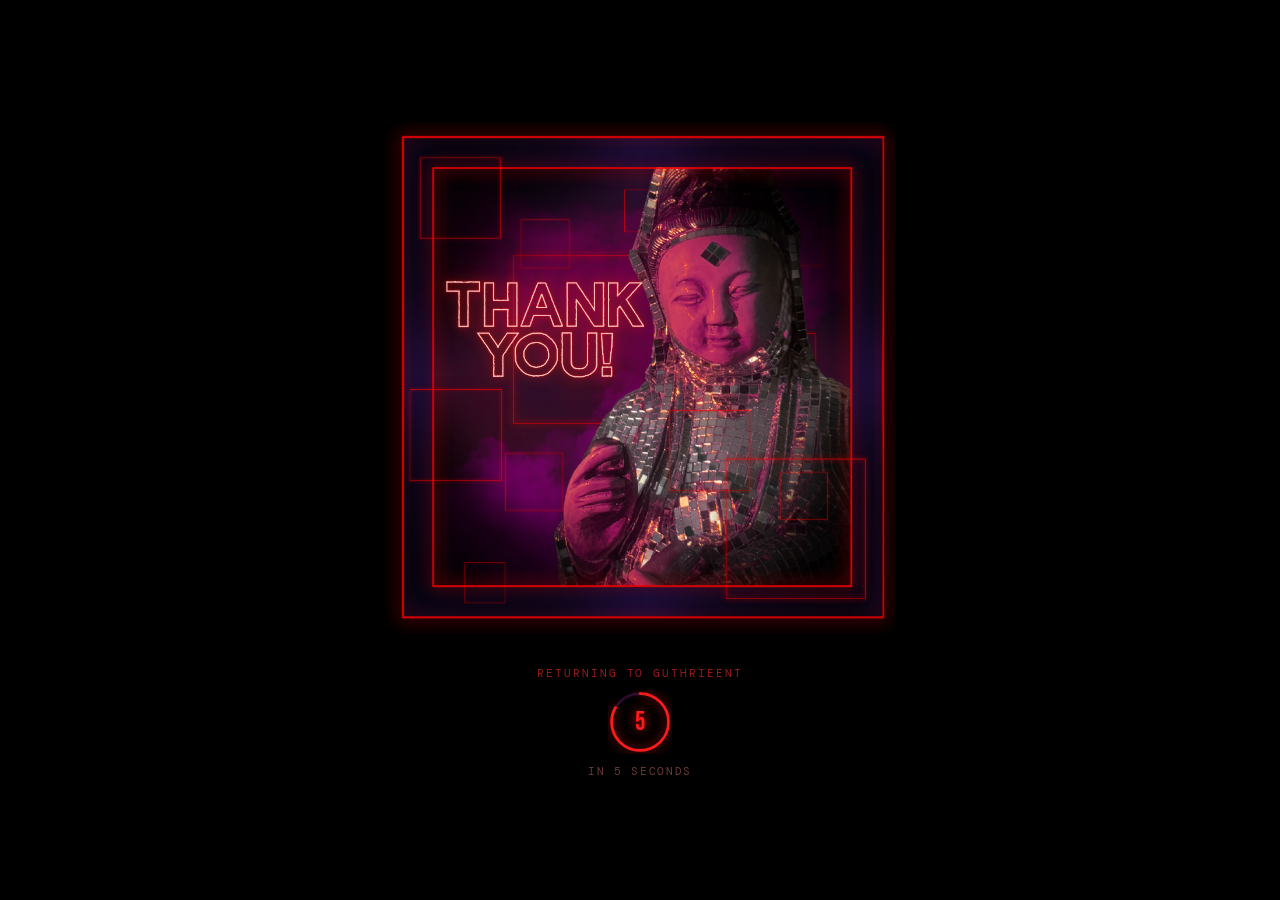
<file: thankyou.html>
<!DOCTYPE html>
<html lang="en">
<head>
  <meta charset="UTF-8" />
  <meta name="viewport" content="width=device-width, initial-scale=1.0" />
  <title>Thank You · Guthrie Entertainment</title>
  <meta name="robots" content="noindex, nofollow" />
  <meta name="description" content="Thanks — your consult request was received." />
  <link rel="icon" type="image/png" href="assets/logo-guthrie.png" />
  <link href="https://fonts.googleapis.com/css2?family=Bebas+Neue&family=DM+Mono:wght@400;500&display=swap" rel="stylesheet" />

  <style>
    :root {
      --neon:    #ff1a1a;
      --scarlet: #9b1a1a;
      --purple:  #2d0a2e;
      --muted:   #6b3a3a;
    }

    *, *::before, *::after { box-sizing: border-box; margin: 0; padding: 0; }

    body {
      background: #000;
      min-height: 100vh;
      display: flex;
      flex-direction: column;
      align-items: center;
      justify-content: center;
      gap: 32px;
      overflow: hidden;
    }

    .main-image {
      width: 40vw;
      max-width: 600px;
      min-width: 200px;
      display: block;
    }

    /* Countdown */
    .countdown-wrap {
      display: flex;
      flex-direction: column;
      align-items: center;
      gap: 10px;
    }

    .countdown-label {
      font-family: 'DM Mono', monospace;
      font-size: 11px;
      letter-spacing: 0.18em;
      text-transform: uppercase;
      color: var(--scarlet);
    }

    .countdown-ring {
      position: relative;
      width: 64px;
      height: 64px;
    }

    .countdown-ring svg {
      transform: rotate(-90deg);
      width: 64px;
      height: 64px;
    }

    .countdown-ring circle {
      fill: none;
      stroke-width: 3;
      stroke-linecap: round;
    }

    .ring-bg   { stroke: var(--purple); }
    .ring-fill {
      stroke: var(--neon);
      stroke-dasharray: 201;
      stroke-dashoffset: 0;
      transition: stroke-dashoffset 1s linear;
      filter: drop-shadow(0 0 6px rgba(255,26,26,0.8));
    }

    .countdown-num {
      position: absolute;
      inset: 0;
      display: flex;
      align-items: center;
      justify-content: center;
      font-family: 'Bebas Neue', sans-serif;
      font-size: 26px;
      color: var(--neon);
      text-shadow: 0 0 12px rgba(255,26,26,0.9);
    }

    .redirect-text {
      font-family: 'DM Mono', monospace;
      font-size: 11px;
      letter-spacing: 0.15em;
      text-transform: uppercase;
      color: var(--muted);
    }

    @keyframes fadeIn {
      from { opacity: 0; }
      to   { opacity: 1; }
    }

    body > * { animation: fadeIn 0.8s ease both; }
  </style>
</head>
<body>

  <h1 style="position:absolute;left:-9999px;width:1px;height:1px;overflow:hidden;">Thank you — your consult request was received</h1>

  <img class="main-image" src="assets/page-thankyou.png" alt="" />

  <div class="countdown-wrap">
    <span class="countdown-label">Returning to Guthrieent</span>
    <div class="countdown-ring">
      <svg viewBox="0 0 72 72">
        <circle class="ring-bg"   cx="36" cy="36" r="32" />
        <circle class="ring-fill" cx="36" cy="36" r="32" id="ringFill" />
      </svg>
      <div class="countdown-num" id="countNum">6</div>
    </div>
    <span class="redirect-text" id="redirectText">in 6 seconds</span>
  </div>

  <script>
    const DURATION     = 6;
    const circumference = 2 * Math.PI * 32;

    const ring  = document.getElementById('ringFill');
    const numEl = document.getElementById('countNum');
    const txtEl = document.getElementById('redirectText');

    ring.style.strokeDasharray  = circumference;
    ring.style.strokeDashoffset = 0;

    let remaining = DURATION;

    setInterval(() => {
      remaining--;
      numEl.textContent = remaining;
      txtEl.textContent = `in ${remaining} second${remaining !== 1 ? 's' : ''}`;
      ring.style.strokeDashoffset = circumference * (1 - remaining / DURATION);
      if (remaining <= 0) window.location.href = 'index.html';
    }, 1000);
  </script>

</body>
</html>
</file>
<file: gig-checklist/styles.css>
:root {
  --bg: #0d0f12;
  --panel: #16191e;
  --line: #2a2f37;
  --ink: #eef1f5;
  --ink-dim: #9aa3ad;
  --accent: #3ddbff;
  --accent-2: #ff3d9e;
  --ok: #3dffb0;
  font-family: 'IBM Plex Sans', system-ui, -apple-system, sans-serif;
}

* { box-sizing: border-box; }

body {
  background: var(--bg);
  color: var(--ink);
  margin: 0;
  padding: 24px 20px 60px;
  line-height: 1.5;
}

.wrap { max-width: 900px; margin: 0 auto; }

h1 {
  font-size: 22px;
  margin: 0 0 4px;
}
.subtitle {
  color: var(--ink-dim);
  font-size: 13px;
  margin: 0 0 20px;
}

.panel {
  background: var(--panel);
  border: 1px solid var(--line);
  border-radius: 10px;
  padding: 18px 20px;
  margin-bottom: 16px;
}
.panel h2 {
  font-size: 15px;
  margin: 0 0 12px;
  color: var(--accent);
}

/* ── Gig info ── */
.gig-info { display: grid; grid-template-columns: 1fr 1fr; gap: 12px; }
.gig-info .full { grid-column: 1 / -1; }
.gig-info label {
  display: block;
  font-size: 11px;
  text-transform: uppercase;
  letter-spacing: 0.06em;
  color: var(--ink-dim);
  margin-bottom: 4px;
}
.gig-info input, .gig-info textarea {
  width: 100%;
  background: #0f1114;
  border: 1px solid var(--line);
  border-radius: 6px;
  color: var(--ink);
  padding: 8px 10px;
  font-family: inherit;
  font-size: 14px;
}
.gig-info textarea { min-height: 54px; resize: vertical; }

.toolbar { display: flex; gap: 10px; margin: 14px 0 20px; }
.toolbar button {
  font-family: inherit;
  font-size: 13px;
  padding: 9px 16px;
  border-radius: 7px;
  border: 1px solid var(--line);
  background: transparent;
  color: var(--ink);
  cursor: pointer;
}
.toolbar button:hover { border-color: var(--accent); color: var(--accent); }

#summary {
  font-size: 13px;
  color: var(--ink-dim);
  margin-bottom: 18px;
}

/* ── Gear grid ── */
.gear-grid { display: flex; flex-direction: column; gap: 8px; }
.gear-row {
  display: grid;
  grid-template-columns: 1fr auto auto;
  align-items: center;
  gap: 14px;
  padding: 8px 10px;
  border-radius: 6px;
  border: 1px solid transparent;
}
.gear-row.active { border-color: var(--line); background: rgba(61,219,255,0.04); }

.gear-name {
  display: flex;
  align-items: baseline;
  gap: 8px;
  cursor: pointer;
  font-size: 14px;
}
.gear-name .gear-sub { color: var(--ink-dim); font-size: 12px; }

.stepper { display: flex; align-items: center; gap: 8px; }
.stepper button {
  width: 26px; height: 26px;
  border-radius: 5px;
  border: 1px solid var(--line);
  background: #0f1114;
  color: var(--ink);
  cursor: pointer;
  font-size: 15px;
  line-height: 1;
}
.stepper button:hover { border-color: var(--accent); }
.qty-value { min-width: 16px; text-align: center; font-family: 'IBM Plex Mono', monospace; }

.pack-check {
  display: flex;
  align-items: center;
  gap: 6px;
  font-size: 12px;
  color: var(--ink-dim);
  white-space: nowrap;
}
.pack-check input:disabled { opacity: 0.3; }

/* ── Cables ── */
.cable-row {
  padding: 10px 0;
  border-bottom: 1px solid var(--line);
}
.cable-row:last-child { border-bottom: none; }
.cable-need { font-size: 14px; margin-bottom: 6px; }
.cable-count {
  font-family: 'IBM Plex Mono', monospace;
  color: var(--accent);
  font-size: 12px;
}
.cable-options { display: flex; flex-direction: column; gap: 6px; margin: 6px 0 8px 4px; }
.cable-option {
  display: flex;
  align-items: center;
  gap: 8px;
  font-size: 13px;
  color: var(--ink-dim);
  cursor: pointer;
}
.cable-option input:checked ~ span { color: var(--ink); }
.cable-check {
  display: flex;
  align-items: center;
  gap: 6px;
  font-size: 13px;
  color: var(--ok);
  margin-left: 4px;
  cursor: pointer;
}
.cable-check.disabled { color: var(--ink-dim); opacity: 0.6; }

.empty-note { color: var(--ink-dim); font-size: 13px; }

.note-list { margin: 0; padding-left: 18px; font-size: 13px; color: var(--ink-dim); }
.note-list li { margin-bottom: 6px; }

/* ── Print: strip the dark theme, keep it scannable on paper ── */
@media print {
  body { background: #fff; color: #000; padding: 0; }
  .toolbar { display: none; }
  .panel { border: 1px solid #999; background: #fff; page-break-inside: avoid; }
  .panel h2 { color: #000; }
  #summary { color: #333; }
  .gear-row.active { background: #f3f3f3; }
  .stepper button { display: none; }
  .cable-count, .cable-check { color: #000; }
}
</file>
